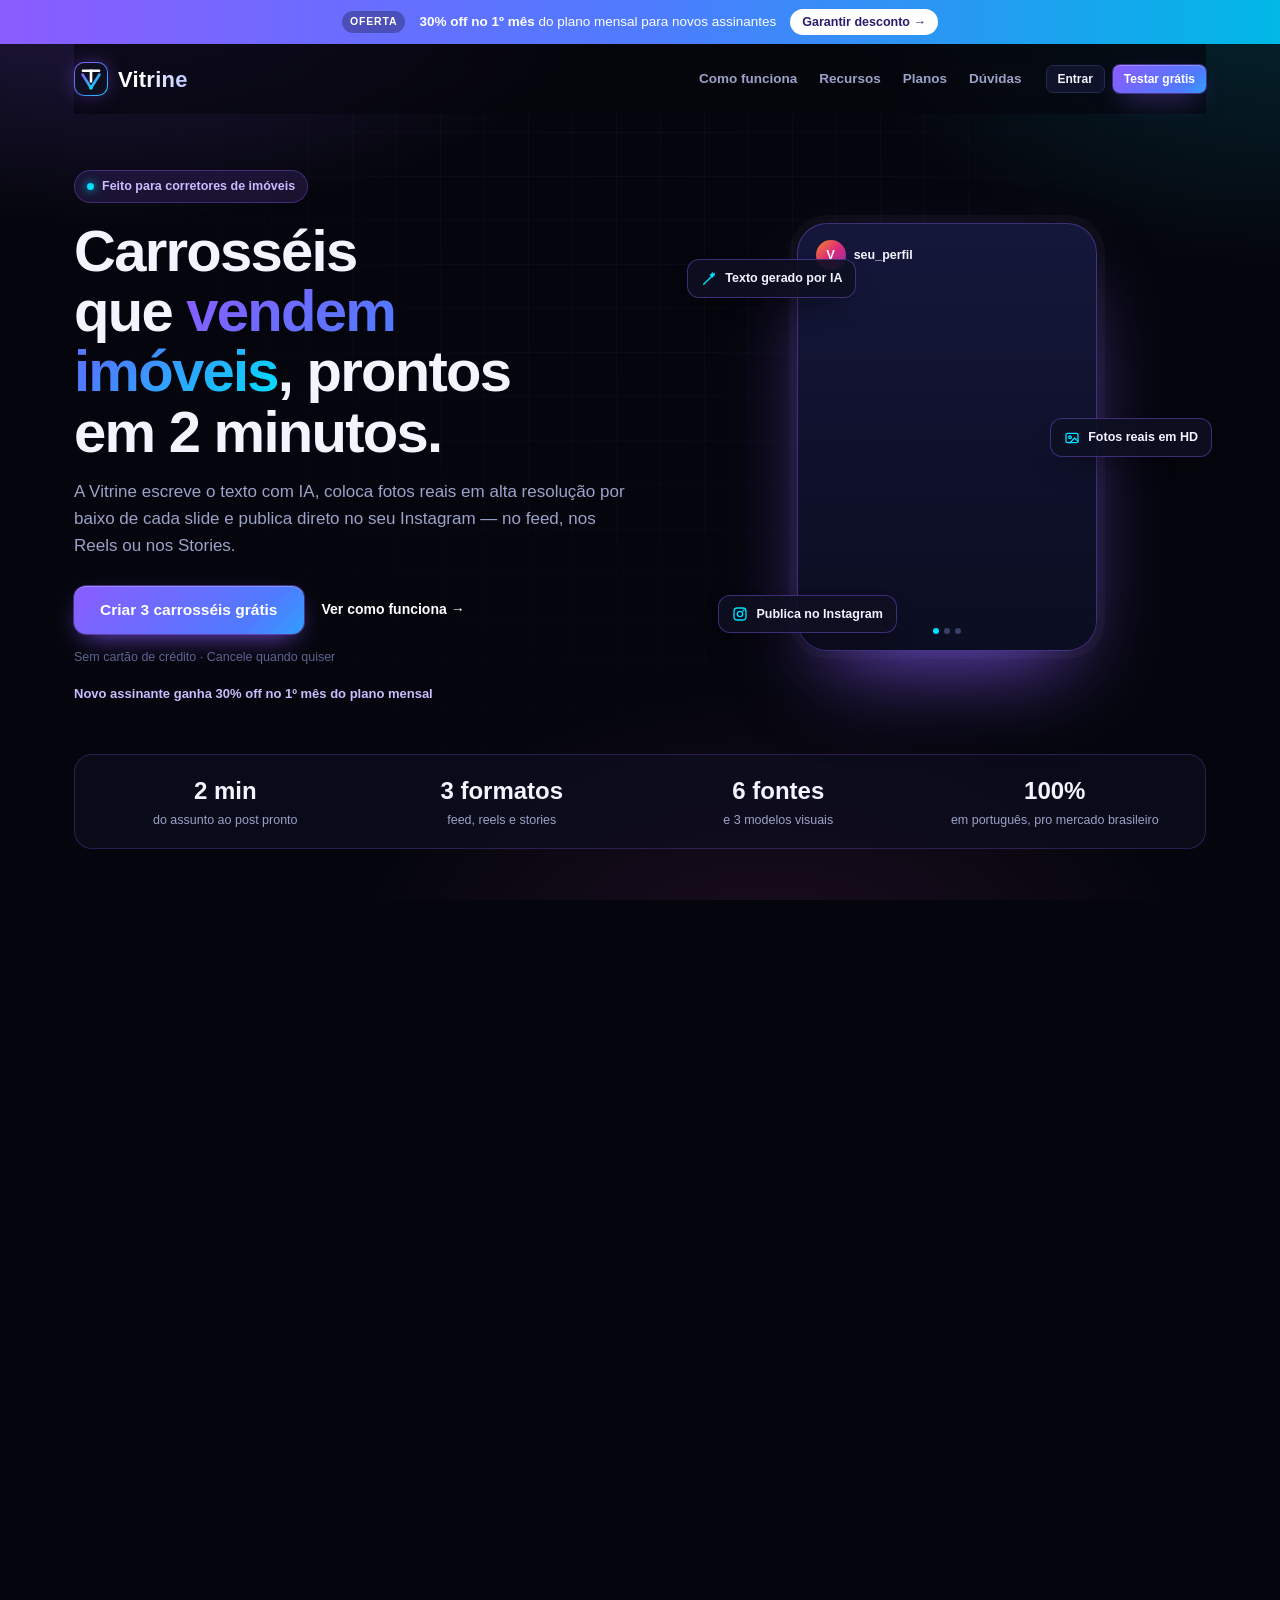
<file: index.html>
<!doctype html>
<html lang="pt-BR">
<head>
<meta charset="utf-8">
<meta http-equiv="Content-Security-Policy" content="default-src 'none'; script-src 'self'; style-src 'self' 'unsafe-inline' https://fonts.googleapis.com; font-src https://fonts.gstatic.com; img-src 'self' data: blob: https://qbfmozumntequvecttfs.supabase.co https://images.unsplash.com https://plus.unsplash.com https://images.pexels.com; media-src 'self' blob: https://qbfmozumntequvecttfs.supabase.co; connect-src https://qbfmozumntequvecttfs.supabase.co; base-uri 'none'; form-action 'self'; object-src 'none'; manifest-src 'self'; upgrade-insecure-requests">
<meta name="referrer" content="strict-origin-when-cross-origin">
<meta name="viewport" content="width=device-width, initial-scale=1">
<title>Vitrine</title>
<link rel="preconnect" href="https://fonts.googleapis.com">
<link rel="preconnect" href="https://fonts.gstatic.com" crossorigin>
<link rel="icon" href="data:image/svg+xml,%3Csvg xmlns='http://www.w3.org/2000/svg' viewBox='0 0 48 48'%3E%3Crect width='48' height='48' rx='11' fill='%230E1022'/%3E%3Cg transform='translate(6 6) scale(.75)'%3E%3Cpath d='M7 15 L24 42 L41 15' stroke='%2300E0FF' stroke-width='6' stroke-linecap='round' stroke-linejoin='round' fill='none'/%3E%3Cpath d='M8 7.5 H40 M24 7.5 V29' stroke='%23fff' stroke-width='6' stroke-linecap='round'/%3E%3C/g%3E%3C/svg%3E">
<meta name="theme-color" content="#05060D">
<link rel="stylesheet" href="https://fonts.googleapis.com/css2?family=Space+Grotesk:wght@500;600;700&family=Manrope:wght@400;500;600;700;800&family=JetBrains+Mono:wght@400;500;600&family=Bricolage+Grotesque:opsz,wght@12..96,700..800&family=Plus+Jakarta+Sans:wght@500;700&family=Anton&family=Playfair+Display:wght@700;800&family=Poppins:wght@500;800&family=Unbounded:wght@600;700&display=swap">
<style>
.loading-shell[hidden]{display:none;}
html,body{overflow-x:hidden;}
.steps{overflow-x:auto;-webkit-overflow-scrolling:touch;}
@media (max-width: 560px){
body main.content{padding:18px 16px 50px;}
body .topbar{padding:14px 16px; flex-wrap:wrap; gap:10px;}
body .wizard-card{padding:16px;}
body .steps{margin-bottom:18px;}
body .stat-row, body .kanban, body .tpl-grid, body .dest-grid, body .plan-grid, body .form-grid, body .pick-grid, body .topic-grid{grid-template-columns:1fr;}
body .slide-row{grid-template-columns:1fr;}
body .slide-row .tagcol{flex-direction:row; align-items:center; gap:8px; margin-bottom:8px;}
body .auth-card{padding:22px;}
}
  :root{
    --bg:#05060D; --surface:#0E1022; --surface-2:#151834; --border:#252A50;
    --ink:#F3F4FF; --ink-muted:#9CA2C9; --ink-faint:#5F6593;
    --accent:#8B5CFF; --accent-ink:#FFFFFF; --accent-soft:#1D1747;
    --accent2:#00E0FF; --accent2-ink:#021318; --accent2-soft:#06283A;
    --pink:#FF4FD8;
    --grad:linear-gradient(135deg,#8B5CFF 0%,#4F7BFF 55%,#00E0FF 100%);
    --gold:#F2B84B;
    --status-draft-bg:#1B2029; --status-draft-fg:#9AA2B6;
    --status-sched-bg:#3A2A10; --status-sched-fg:#F5A524;
    --status-pub-bg:#0E2A1D; --status-pub-fg:#34D399;
    --status-alert-fg:#F0525C;
    --shadow: 0 1px 2px rgba(0,0,0,0.4), 0 16px 36px -18px rgba(0,0,0,0.75);
    --glow: 0 0 0 1px rgba(139,92,255,0.45), 0 0 28px -4px rgba(139,92,255,0.5);
  }

  *{box-sizing:border-box;}
  html,body{height:100%;}
  body{margin:0; background:
      radial-gradient(900px 520px at 8% -10%, rgba(139,92,255,0.28), transparent 60%),
      radial-gradient(800px 480px at 100% 0%, rgba(0,224,255,0.14), transparent 55%),
      radial-gradient(700px 500px at 60% 110%, rgba(255,79,216,0.10), transparent 60%),
      var(--bg); background-attachment:fixed;
    color:var(--ink); font-family:"Manrope", -apple-system, "Segoe UI", sans-serif; font-size:14px; line-height:1.5;}
  h1,h2,h3,h4{font-family:"Space Grotesk","Manrope",sans-serif; font-weight:700; letter-spacing:-0.01em; text-wrap:balance; margin:0;}
  .mono{font-family:"JetBrains Mono", ui-monospace, "SFMono-Regular", monospace; font-variant-numeric:tabular-nums;}
  button,input,textarea,select{font-family:inherit;}
  ::selection{background:var(--accent-soft); color:var(--ink);}
  a{color:inherit;}
  :focus-visible{outline:2px solid var(--accent); outline-offset:2px;}
  /* ---------- auth ---------- */
  .auth-shell{min-height:100vh; display:flex; align-items:center; justify-content:center; padding:24px;}
  .auth-card{width:100%; max-width:400px; background:var(--surface); border:1px solid var(--border); border-radius:18px; padding:30px; box-shadow:var(--shadow);}
  .auth-brand{display:flex; align-items:center; gap:10px; margin-bottom:22px;}
  .auth-tabs{display:flex; gap:8px; margin-bottom:20px;}
  .auth-tab{flex:1; border:1px solid var(--border); background:var(--bg); color:var(--ink-muted); font-weight:700; font-size:13px; padding:9px; border-radius:9px; cursor:pointer;}
  .auth-tab.active{background:var(--ink); color:var(--bg); border-color:var(--ink);}
  .auth-field{display:flex; flex-direction:column; gap:5px; margin-bottom:13px; font-size:12px; font-weight:600; color:var(--ink-muted);}
  .auth-field input{border:1px solid var(--border); border-radius:9px; padding:10px 12px; background:var(--bg); color:var(--ink); font-size:13.5px;}
  .auth-error{background:var(--status-sched-bg); color:var(--status-sched-fg); border-radius:9px; padding:9px 12px; font-size:12.5px; margin-bottom:13px;}
  .auth-note{background:var(--status-pub-bg); color:var(--status-pub-fg); border-radius:9px; padding:9px 12px; font-size:12.5px; margin-bottom:13px;}
  .auth-submit{width:100%; justify-content:center; margin-top:4px;}

  /* ---------- app shell ---------- */
  .app{display:flex; min-height:100vh;}
  .sidebar{width:220px; flex:none; background:var(--surface); border-right:1px solid var(--border); display:flex; flex-direction:column; padding:20px 14px; gap:26px;}
  .brand{display:flex; align-items:center; gap:9px; padding:0 6px;}
  .brand-mark{width:30px; height:30px; border-radius:8px; background:linear-gradient(150deg,var(--accent),#4F7BFF); display:flex; align-items:center; justify-content:center; flex:none; box-shadow:0 0 0 1px rgba(139,92,255,0.4), 0 6px 16px -6px rgba(139,92,255,0.7);}
  .brand-mark svg{width:17px; height:17px;}
  .brand-name{font-family:"Space Grotesk",sans-serif; font-weight:800; font-size:22px; letter-spacing:0.01em;}
  .brand-sub{font-size:10.5px; color:var(--ink-faint); text-transform:uppercase; letter-spacing:0.09em; margin-top:-2px;}

  nav.mainnav{display:flex; flex-direction:column; gap:3px;}
  .navlabel{font-size:10.5px; text-transform:uppercase; letter-spacing:0.09em; color:var(--ink-faint); padding:0 10px; margin:10px 0 4px;}
  .navitem{display:flex; align-items:center; gap:10px; padding:9px 10px; border-radius:9px; border:none; background:none; color:var(--ink-muted); font-size:13.5px; font-weight:600; text-align:left; cursor:pointer; width:100%;}
  .navitem svg{width:17px; height:17px; flex:none;}
  .navitem:hover{background:var(--surface-2); color:var(--ink);}
  .navitem.active{background:var(--accent-soft); color:var(--accent);}
  .navitem .count{margin-left:auto; font-family:"JetBrains Mono",monospace; font-size:11px; background:var(--surface-2); color:var(--ink-muted); padding:1px 6px; border-radius:20px;}
  .navitem.active .count{background:var(--accent); color:var(--accent-ink);}

  .sidebar-foot{margin-top:auto; display:flex; align-items:center; gap:9px; padding:9px 8px; border-top:1px solid var(--border); padding-top:14px;}
  .avatar{width:30px; height:30px; border-radius:50%; background:var(--accent2); color:var(--accent2-ink); display:flex; align-items:center; justify-content:center; font-weight:700; font-size:12.5px; flex:none;}
  .who-name{font-size:12.5px; font-weight:700;}
  .who-role{font-size:11px; color:var(--ink-faint); background:none; border:none; padding:0; cursor:pointer; text-decoration:underline; text-underline-offset:2px;}

  .main{flex:1; min-width:0; display:flex; flex-direction:column;}
  .topbar{display:flex; align-items:center; justify-content:space-between; padding:16px 30px; border-bottom:1px solid var(--border);}
  .topbar h1{font-size:24px;}
  .topbar p{margin:2px 0 0; color:var(--ink-muted); font-size:13px;}
  .workspace-pill{display:flex; align-items:center; gap:7px; background:var(--surface-2); border:1px solid var(--border); padding:6px 12px 6px 8px; border-radius:20px; font-size:12.5px; font-weight:600;}
  .workspace-pill .dot{width:7px; height:7px; border-radius:50%; background:var(--status-pub-fg);}
  main.content{padding:26px 30px 60px; flex:1;}
  .screen[hidden]{display:none;}
  /* ---------- generic bits ---------- */
  .stat-row{display:grid; grid-template-columns:repeat(4,1fr); gap:14px; margin-bottom:26px;}
  .stat{background:var(--surface); border:1.5px solid var(--border); border-radius:14px; padding:16px 18px; text-align:left; cursor:pointer; font-family:inherit; color:var(--ink); width:100%;}
  .stat:hover{border-color:var(--ink-faint);}
  .stat.active{border-color:var(--accent); background:var(--accent-soft);}
  .stat .n{font-family:"Space Grotesk",sans-serif; font-size:34px; font-weight:800; line-height:1;}
  .stat .l{font-size:12px; color:var(--ink-muted); margin-top:4px; font-weight:600;}
  .stat.active .l{color:var(--accent);}

  .section-head{display:flex; align-items:baseline; justify-content:space-between; margin:0 0 14px;}
  .section-head h2{font-size:19px;}
  .section-head .hint{font-size:12.5px; color:var(--ink-faint);}

  .btn{display:inline-flex; align-items:center; gap:7px; border-radius:9px; padding:9px 15px; font-size:13px; font-weight:700; border:1px solid transparent; cursor:pointer; transition:filter 0.15s ease, box-shadow 0.15s ease, background 0.15s ease;}
  .btn svg{width:15px; height:15px;}
  .btn-primary{background:var(--accent); color:var(--accent-ink); box-shadow:0 1px 2px rgba(0,0,0,0.3), 0 0 0 1px rgba(139,92,255,0.5), 0 8px 20px -8px rgba(139,92,255,0.55);}
  .btn-primary:hover{filter:brightness(1.1);}
  .btn-ghost{background:var(--surface-2); border-color:var(--border); color:var(--ink);}
  .btn-ghost:hover{background:var(--surface-2); border-color:var(--ink-faint);}
  .btn-2{background:var(--accent2); color:var(--accent2-ink);}
  .btn:disabled{opacity:0.4; cursor:not-allowed; box-shadow:none;}
  .btn-sm{padding:6px 11px; font-size:12px; border-radius:7px;}

  .pill{display:inline-flex; align-items:center; gap:5px; font-size:11px; font-weight:700; text-transform:uppercase; letter-spacing:0.04em; padding:4px 9px; border-radius:20px;}
  .pill-draft{background:var(--status-draft-bg); color:var(--status-draft-fg);}
  .pill-agendado{background:var(--status-sched-bg); color:var(--status-sched-fg);}
  .pill-publicado{background:var(--status-pub-bg); color:var(--status-pub-fg);}

  /* ---------- kanban ---------- */
  .kanban{display:grid; grid-template-columns:repeat(3,1fr); gap:16px;}
  .kanban.single{grid-template-columns:minmax(280px,420px);}
  .kcol-head{display:flex; align-items:center; gap:8px; font-size:12.5px; font-weight:700; text-transform:uppercase; letter-spacing:0.05em; color:var(--ink-muted); margin-bottom:10px;}
  .kcol-head .n{font-family:"JetBrains Mono",monospace; background:var(--surface-2); padding:1px 7px; border-radius:20px; font-size:11px;}
  .kcol{background:var(--surface-2); border-radius:14px; padding:10px; min-height:120px; display:flex; flex-direction:column; gap:10px;}
  .ccard{background:var(--surface); border:1px solid var(--border); border-radius:12px; padding:11px; box-shadow:var(--shadow); display:flex; gap:10px;}
  .ccard .thumb{width:44px; height:55px; border-radius:6px; flex:none; overflow:hidden; border:1px solid var(--border);}
  .ccard .body{min-width:0; flex:1;}
  .ccard h4{font-size:13.5px; font-weight:700; font-family:"Manrope",sans-serif; line-height:1.25; white-space:nowrap; overflow:hidden; text-overflow:ellipsis;}
  .ccard .addr{font-size:11.5px; color:var(--ink-muted); margin-top:2px; white-space:nowrap; overflow:hidden; text-overflow:ellipsis;}
  .ccard .meta{display:flex; align-items:center; gap:6px; margin-top:8px; font-size:11px; color:var(--ink-faint);}
  .ccard .actions{display:flex; gap:6px; margin-top:9px;}
  .empty-col{font-size:12px; color:var(--ink-faint); padding:14px 6px; text-align:center;}

  /* ---------- property cards ---------- */
  .prop-grid{display:grid; grid-template-columns:repeat(auto-fill,minmax(228px,1fr)); gap:16px;}
  .prop-card{background:var(--surface); border:1px solid var(--border); border-radius:16px; overflow:hidden; box-shadow:var(--shadow); display:flex; flex-direction:column;}
  .prop-cover{aspect-ratio:4/3; display:flex; align-items:center; justify-content:center; position:relative;}
  .prop-cover .tag{position:absolute; top:9px; left:9px; font-size:10.5px; font-weight:700; text-transform:uppercase; letter-spacing:0.04em; background:rgba(0,0,0,0.35); color:#fff; padding:3px 8px; border-radius:20px;}
  .prop-body{padding:13px 14px 15px; display:flex; flex-direction:column; gap:8px; flex:1;}
  .prop-body h3{font-size:15.5px; font-weight:700; font-family:"Manrope",sans-serif; line-height:1.3;}
  .prop-addr{font-size:12px; color:var(--ink-muted);}
  .prop-specs{display:flex; gap:10px; font-size:11.5px; color:var(--ink-muted); flex-wrap:wrap;}
  .prop-specs span{display:flex; align-items:center; gap:4px;}
  .prop-specs svg{width:13px; height:13px;}
  .prop-price{font-family:"JetBrains Mono",monospace; font-weight:600; font-size:15px; color:var(--accent2); margin-top:auto; padding-top:6px;}
  .prop-foot{padding:0 14px 14px;}
  .prop-foot .btn{width:100%; justify-content:center;}
  .meta.erro-pub{color:#ff9aab; white-space:nowrap; overflow:hidden; text-overflow:ellipsis; max-width:100%;}
  .lp-imob{margin-top:56px;} .lp-h3{font-family:"Space Grotesk",sans-serif; font-size:clamp(22px,2.6vw,30px); text-align:center; margin:0;}
  .lp-plans.lp-plans-4{grid-template-columns:repeat(4,minmax(0,1fr)); max-width:1180px; margin:0 auto;}
  @media (max-width: 1100px){ .lp-plans.lp-plans-4{grid-template-columns:repeat(2,minmax(0,1fr));} }
  @media (max-width: 600px){ .lp-plans.lp-plans-4{grid-template-columns:1fr;} }
  .lp-plan a.lp-full{display:flex; justify-content:center; text-decoration:none;}
  .plan-sec-title{grid-column:1/-1; margin:18px 0 0; font-size:15px;} .plan-sec-sub{grid-column:1/-1; margin:-6px 0 4px; font-size:12.5px; color:var(--ink-muted);}
  .plan-grid.equipe{grid-template-columns:repeat(4,minmax(0,1fr)); max-width:1100px;}
  @media (max-width: 1100px){ .plan-grid.equipe{grid-template-columns:repeat(2,minmax(0,1fr));} }
  @media (max-width: 600px){ .plan-grid.equipe{grid-template-columns:1fr;} }
  .eq-card{background:var(--surface); border:1px solid var(--border); border-radius:14px; padding:18px; margin-bottom:16px;}
  .eq-convite{display:flex; gap:8px; flex-wrap:wrap; margin-top:10px;}
  .eq-convite input{flex:1; min-width:220px; background:var(--bg); border:1px solid var(--border); color:var(--ink); border-radius:9px; padding:9px 12px; font:inherit; font-size:13px;}
  .eq-link{display:flex; gap:8px; align-items:center; margin-top:10px; padding:10px 12px; border-radius:10px; background:rgba(139,92,255,.1); border:1px solid rgba(139,92,255,.3); font-size:12.5px; word-break:break-all;}
  .eq-vagas{font-family:"Space Grotesk",sans-serif; font-size:28px; font-weight:800;}
  .admin-head{display:flex; align-items:center; justify-content:space-between; gap:12px; flex-wrap:wrap;}
  .admin-tools{display:flex; gap:8px; flex-wrap:wrap;}
  .admin-tools input{background:var(--surface); border:1px solid var(--border); color:var(--ink); border-radius:9px; padding:8px 12px; font:inherit; font-size:13px; min-width:240px;}
  .admin-tabela-wrap{overflow-x:auto; border:1px solid var(--border); border-radius:14px; background:var(--surface);}
  .admin-tabela{width:100%; border-collapse:collapse; font-size:13px; min-width:900px;}
  .admin-tabela th{text-align:left; font-size:11px; text-transform:uppercase; letter-spacing:.04em; color:var(--ink-faint); padding:12px 14px; border-bottom:1px solid var(--border); white-space:nowrap;}
  .admin-tabela td{padding:11px 14px; border-bottom:1px solid var(--border); vertical-align:top;}
  .admin-tabela tr:last-child td{border-bottom:none;}
  .admin-tabela .sub{color:var(--ink-faint); font-size:12px;}
  .adm-pill{display:inline-block; padding:3px 9px; border-radius:20px; font-size:11.5px; font-weight:700; white-space:nowrap;}
  .adm-pill.ativa{background:rgba(0,224,160,.14); color:#3ee6b4;} .adm-pill.trial{background:rgba(139,92,255,.16); color:#c4b0ff;} .adm-pill.outro{background:rgba(255,255,255,.07); color:var(--ink-muted);}
  .prop-acts{display:flex; gap:8px; margin-top:8px;}
  .prop-acts .btn{flex:1;}
  .btn-danger{color:#ff7a90 !important; border-color:rgba(255,122,144,0.35) !important;}
  .btn-danger:hover{background:rgba(255,122,144,0.12) !important;}
  .prop-cover.has-foto{overflow:hidden; background:#0b0d1c;}
  .prop-cover.has-foto img{position:absolute; inset:0; width:100%; height:100%; object-fit:cover;}
  .prop-cover .prop-nfotos{position:absolute; bottom:9px; right:9px; font-size:10.5px; font-weight:700; background:rgba(0,0,0,0.55); color:#fff; padding:3px 8px; border-radius:20px;}
  .imv-sub{margin-top:4px; font-size:13px; color:var(--muted, #9aa0c0);}
  .imv-fotos{display:grid; grid-template-columns:repeat(auto-fill,minmax(140px,1fr)); gap:10px; margin-top:14px;}
  .imv-foto{position:relative; aspect-ratio:4/3; border-radius:12px; overflow:hidden; background:#0b0d1c; border:1px solid rgba(255,255,255,0.08);}
  .imv-foto img{width:100%; height:100%; object-fit:cover; display:block;}
  .imv-capa{position:absolute; left:8px; bottom:8px; font-size:10.5px; font-weight:700; padding:3px 8px; border-radius:20px; color:#fff; background:linear-gradient(135deg,#8B5CFF,#00E0FF);}
  .imv-capa-btn{position:absolute; left:8px; bottom:8px; font-size:11px; font-weight:600; padding:4px 8px; border-radius:20px; color:#fff; background:rgba(0,0,0,0.6); border:0; cursor:pointer;}
  .imv-rm{position:absolute; top:6px; right:6px; width:28px; height:28px; border-radius:50%; border:0; background:rgba(0,0,0,0.6); color:#fff; cursor:pointer; display:flex; align-items:center; justify-content:center;}
  .imv-rm svg{width:14px; height:14px;}
  .imv-add{aspect-ratio:4/3; border-radius:12px; border:1.5px dashed rgba(139,92,255,0.55); display:flex; flex-direction:column; align-items:center; justify-content:center; gap:6px; cursor:pointer; color:#c9b8ff; font-size:13px; font-weight:600;}
  .imv-add svg{width:22px; height:22px;}
  .imv-add:hover{background:rgba(139,92,255,0.08);}

  .add-card{border:2px dashed var(--border); border-radius:16px; display:flex; flex-direction:column; align-items:center; justify-content:center; gap:8px; min-height:230px; background:transparent; color:var(--ink-muted); cursor:pointer; font-weight:700; font-size:13px;}
  .add-card:hover{border-color:var(--accent); color:var(--accent);}
  .add-card svg{width:26px; height:26px;}
  /* ---------- wizard ---------- */
  .steps{display:flex; align-items:center; gap:0; margin-bottom:26px;}
  .step{display:flex; align-items:center; gap:9px; color:var(--ink-faint); font-weight:700; font-size:12.5px;}
  .step .dot{width:26px; height:26px; border-radius:50%; background:var(--surface-2); color:var(--ink-muted); display:flex; align-items:center; justify-content:center; font-family:"JetBrains Mono",monospace; font-size:12px; flex:none;}
  .step.active{color:var(--ink);}
  .step.active .dot{background:var(--accent); color:var(--accent-ink);}
  .step.done .dot{background:var(--accent2); color:var(--accent2-ink);}
  .step.clickable{cursor:pointer;}
  .step.clickable:hover{color:var(--accent2);}
  .step.clickable:hover .dot{box-shadow:0 0 0 3px var(--accent2-soft);}
  .step-line{width:34px; height:2px; background:var(--border); margin:0 8px;}

  .wizard-card{background:var(--surface); border:1px solid var(--border); border-radius:18px; padding:24px; box-shadow:var(--shadow);}
  .wizard-foot{display:flex; justify-content:space-between; margin-top:22px; padding-top:18px; border-top:1px solid var(--border);}

  .pick-grid{display:grid; grid-template-columns:repeat(auto-fill,minmax(200px,1fr)); gap:12px;}
  .pick-card{border:2px solid var(--border); border-radius:13px; padding:11px; cursor:pointer; display:flex; gap:10px; background:var(--bg);}
  .pick-card.selected{border-color:var(--accent); background:var(--accent-soft);}
  .pick-cover{width:44px; height:55px; border-radius:6px; flex:none; overflow:hidden; border:1px solid var(--border);}
  .pick-card h4{font-size:13px; font-family:"Manrope",sans-serif; font-weight:700; line-height:1.25;}
  .pick-card .addr{font-size:11px; color:var(--ink-muted);}

  .mode-tabs{display:flex; gap:8px; margin-bottom:18px; flex-wrap:wrap;}
  .mode-tab{border:1px solid var(--border); background:var(--bg); color:var(--ink-muted); font-weight:700; font-size:12.5px; padding:8px 14px; border-radius:20px; cursor:pointer;}
  .mode-tab.active{background:var(--ink); color:var(--bg); border-color:var(--ink);}
  .topic-bar{display:flex; align-items:center; justify-content:space-between; gap:10px; flex-wrap:wrap; margin-bottom:12px;}
  .topic-status{font-size:12.5px; color:var(--ink-muted);}
  .topic-grid{display:grid; grid-template-columns:repeat(auto-fill,minmax(230px,1fr)); gap:12px;}
  .topic-card{border:2px solid var(--border); border-radius:13px; padding:13px; cursor:pointer; background:var(--bg); display:flex; flex-direction:column; gap:8px;}
  .topic-card.selected{border-color:var(--accent2); background:var(--accent2-soft);}
  .topic-cat{align-self:flex-start; font-size:10px; font-weight:700; text-transform:uppercase; letter-spacing:0.05em; color:var(--accent2); background:var(--accent2-soft); padding:3px 8px; border-radius:20px;}
  .topic-card.selected .topic-cat{background:var(--surface);}
  .topic-card h4{font-size:14px; font-family:"Manrope",sans-serif; font-weight:700; line-height:1.3;}
  .topic-card p{font-size:11.5px; color:var(--ink-muted); margin:0;}
  .custom-form{display:flex; flex-direction:column; gap:12px; max-width:520px;}
  .custom-form textarea{border:1px solid var(--border); border-radius:10px; padding:10px 12px; background:var(--bg); color:var(--ink); font-family:inherit; font-size:13.5px; min-height:80px; resize:vertical;}
  .cat-pick{display:flex; gap:8px; flex-wrap:wrap;}
  .cat-chip{border:1.5px solid var(--border); background:var(--bg); color:var(--ink-muted); font-weight:600; font-size:12px; padding:6px 12px; border-radius:20px; cursor:pointer;}
  .cat-chip.selected{border-color:var(--accent2); color:var(--accent2); background:var(--accent2-soft);}

  .subject-spotlight{display:flex; gap:14px; background:var(--accent2-soft); border:1px solid var(--accent2); border-radius:14px; padding:14px 16px; margin-bottom:18px;}
  .subject-spotlight .art{width:56px; height:70px; border-radius:8px; overflow:hidden; flex:none; border:1px solid var(--border);}
  .subject-spotlight .art img{width:100%; height:100%; object-fit:cover; display:block;}
  .subject-spotlight .cat{font-size:10.5px; font-weight:700; text-transform:uppercase; letter-spacing:0.05em; color:var(--accent2);}
  .subject-spotlight h4{font-size:15px; font-family:"Manrope",sans-serif; font-weight:700; margin:3px 0 8px; line-height:1.3;}
  .spotlight-label{font-size:11px; font-weight:600; color:var(--ink-muted); margin-bottom:4px;}
  .spotlight-ideas{list-style:none; margin:0; padding:0; display:flex; flex-direction:column; gap:3px; font-size:12px; color:var(--ink-muted);}
  .spotlight-ideas li{padding-left:12px; position:relative;}
  .spotlight-ideas li:before{content:"›"; position:absolute; left:0; color:var(--accent2); font-weight:700;}
  .prompt-suggestions{display:flex; gap:7px; flex-wrap:wrap; margin-bottom:9px;}
  .prompt-chip{border:1.5px solid var(--border); background:var(--bg); color:var(--ink-muted); font-size:11.5px; font-weight:600; padding:5px 11px; border-radius:20px; cursor:pointer;}
  .prompt-chip:hover{border-color:var(--accent2); color:var(--accent2);}
  .gen-empty{display:flex; flex-direction:column; align-items:center; justify-content:center; gap:14px; padding:50px 20px; text-align:center;}
  .gen-empty .wand{width:46px; height:46px; border-radius:12px; background:var(--accent-soft); color:var(--accent); display:flex; align-items:center; justify-content:center;}
  .gen-empty .wand svg{width:24px; height:24px;}
  .gen-empty p{max-width:360px; color:var(--ink-muted); margin:0; font-size:13px;}
  .gen-empty .err{color:var(--status-alert-fg); font-weight:600;}
  .spin{width:16px; height:16px; border-radius:50%; border:2px solid rgba(255,255,255,0.4); border-top-color:#fff; animation:spin 0.7s linear infinite;}
  @keyframes spin{to{transform:rotate(360deg);}}
  @media (prefers-reduced-motion:reduce){.spin{animation-duration:1.6s;}}
  .slide-editor{display:flex; flex-direction:column; gap:10px; margin-bottom:16px;}
  .slide-row{display:grid; grid-template-columns:78px 1fr; gap:12px; border:1px solid var(--border); border-radius:12px; padding:12px; background:var(--bg);}
  .slide-row .tagcol{display:flex; flex-direction:column; gap:6px;}
  .slide-num{font-family:"JetBrains Mono",monospace; font-size:11px; color:var(--ink-faint);}
  .slide-tagname{font-size:10.5px; font-weight:700; text-transform:uppercase; letter-spacing:0.04em; color:var(--accent2); background:var(--accent2-soft); padding:3px 6px; border-radius:6px; text-align:center;}
  .slide-row input[type=text], .slide-row textarea{width:100%; border:1px solid var(--border); border-radius:8px; background:var(--surface); color:var(--ink); font-family:inherit; padding:8px 10px; font-size:13px;}
  .slide-row input[type=text]{font-weight:700; margin-bottom:6px;}
  .slide-row textarea{resize:vertical; min-height:52px; line-height:1.4;}

  .tpl-grid{display:grid; grid-template-columns:repeat(3,1fr); gap:14px; margin-bottom:22px;}
  .tpl-card{border:2px solid var(--border); border-radius:14px; padding:12px; cursor:pointer; background:var(--bg);}
  .tpl-card.selected{border-color:var(--accent);}
  .tpl-swatch{height:64px; border-radius:9px; margin-bottom:9px; display:flex; align-items:flex-end; padding:8px;}
  .tpl-swatch span{font-family:"Space Grotesk",sans-serif; font-weight:800; font-size:15px;}
  .tpl-card h4{font-size:13px; font-family:"Manrope",sans-serif;}
  .tpl-card p{margin:2px 0 0; font-size:11.5px; color:var(--ink-muted);}

  .carousel-strip{display:flex; gap:12px; overflow-x:auto; padding:6px 2px 14px;}
  .slide-tile{flex:none; width:150px; aspect-ratio:4/5; border-radius:12px; padding:14px 12px; display:flex; flex-direction:column; box-shadow:var(--shadow); border:1px solid var(--border); position:relative; overflow:hidden;}
  .slide-tile.mini{width:44px; aspect-ratio:auto; height:55px; border-radius:6px; padding:6px 5px; box-shadow:none;}
  .slide-tile .tile-art{height:38%; margin:-14px -12px 8px; border-radius:12px 12px 0 0; overflow:hidden;}
  .slide-tile .tile-art img{width:100%; height:100%; object-fit:cover; display:block;}
  .slide-tile .stag{font-size:8.5px; font-weight:700; text-transform:uppercase; letter-spacing:0.05em; opacity:0.85;}
  .slide-tile.mini .stag{font-size:5px;}
  .slide-tile .stitle{font-family:"Space Grotesk",sans-serif; font-weight:800; font-size:15px; line-height:1.08; margin-top:6px; text-wrap:balance;}
  .slide-tile.mini .stitle{font-size:6.5px; margin-top:2px; -webkit-line-clamp:2; display:-webkit-box; -webkit-box-orient:vertical; overflow:hidden;}
  .slide-tile .sbody{font-size:9.5px; line-height:1.35; margin-top:auto; white-space:pre-line; opacity:0.92;}
  .slide-tile.mini .sbody{display:none;}
  .slide-tile .sindex{font-family:"JetBrains Mono",monospace; font-size:8.5px; opacity:0.7; align-self:flex-end;}
  .slide-tile.mini .sindex{display:none;}


  /* ====== visual "tech" Vitrine (grade, vidro, brilho) ====== */
  body::before{content:""; position:fixed; inset:0; pointer-events:none; z-index:0;
    background-image:linear-gradient(rgba(139,92,255,0.07) 1px, transparent 1px), linear-gradient(90deg, rgba(139,92,255,0.07) 1px, transparent 1px);
    background-size:44px 44px; -webkit-mask-image:radial-gradient(ellipse at 50% 0%, #000 0%, transparent 70%); mask-image:radial-gradient(ellipse at 50% 0%, #000 0%, transparent 70%);}
  .app, .auth-shell, .loading-shell{position:relative; z-index:1;}
  .sidebar{background:rgba(10,12,28,0.72); backdrop-filter:blur(14px); -webkit-backdrop-filter:blur(14px); border-right:1px solid rgba(139,92,255,0.18);}
  .topbar{background:rgba(5,6,13,0.55); backdrop-filter:blur(10px); -webkit-backdrop-filter:blur(10px); border-bottom:1px solid rgba(139,92,255,0.16); position:sticky; top:0; z-index:5;}
  .brand-mark{width:34px; height:34px; border-radius:10px; background:linear-gradient(var(--surface),var(--surface)) padding-box, var(--grad) border-box; border:1.5px solid transparent; box-shadow:0 0 22px -6px rgba(139,92,255,0.8);}
  .brand-mark svg{width:24px; height:24px;}
  .brand-name{font-family:"Space Grotesk",sans-serif; font-weight:700; letter-spacing:0.01em; background:linear-gradient(90deg,#fff 30%,#B9C8FF); -webkit-background-clip:text; background-clip:text; color:transparent;}
  .navitem{transition:background .15s ease, color .15s ease; position:relative;}
  .navitem.active{background:linear-gradient(90deg, rgba(139,92,255,0.22), rgba(0,224,255,0.06)); color:#fff;}
  .navitem.active::before{content:""; position:absolute; left:-14px; top:8px; bottom:8px; width:3px; border-radius:3px; background:var(--grad); box-shadow:0 0 12px rgba(0,224,255,0.8);}
  .navitem.active svg{color:var(--accent2);}
  .btn-primary{background:var(--grad); background-size:140% 140%; color:#fff; border:0; box-shadow:0 0 0 1px rgba(139,92,255,0.45), 0 10px 28px -10px rgba(139,92,255,0.9), inset 0 1px 0 rgba(255,255,255,0.25); transition:background-position .4s ease, filter .15s ease, transform .15s ease;}
  .btn-primary:hover{background-position:100% 0; transform:translateY(-1px);}
  .btn-ghost{background:rgba(21,24,52,0.7);}
  .btn-ghost:hover{border-color:rgba(139,92,255,0.6); box-shadow:0 0 18px -8px rgba(139,92,255,0.8);}
  .stat, .ccard, .prop-card, .plan-card, .wizard-card, .ig-connect, .modal, .auth-card, .pick-card, .topic-card, .tpl-card, .dest-card{background:linear-gradient(180deg, rgba(21,24,52,0.78), rgba(14,16,34,0.88)); backdrop-filter:blur(8px); -webkit-backdrop-filter:blur(8px);}
  .stat{transition:border-color .2s ease, box-shadow .2s ease, transform .2s ease;}
  .stat:hover, .ccard:hover, .prop-card:hover{border-color:rgba(139,92,255,0.55); box-shadow:0 0 0 1px rgba(139,92,255,0.25), 0 18px 40px -22px rgba(139,92,255,0.8);}
  .stat:hover{transform:translateY(-2px);}
  .stat.active{background:linear-gradient(135deg, rgba(139,92,255,0.30), rgba(0,224,255,0.10)); border-color:rgba(139,92,255,0.8);}
  .stat .n{background:linear-gradient(90deg,#fff,#C9D4FF); -webkit-background-clip:text; background-clip:text; color:transparent;}
  .stat.active .n{background:linear-gradient(90deg,#fff,#7CF3FF); -webkit-background-clip:text; background-clip:text;}
  .kcol{background:rgba(14,16,34,0.55); border:1px solid rgba(139,92,255,0.12);}
  .topbar h1{font-size:26px; letter-spacing:-0.02em;}
  .workspace-pill{background:rgba(21,24,52,0.7); border-color:rgba(139,92,255,0.3);}
  .workspace-pill .dot{box-shadow:0 0 10px var(--status-pub-fg);}
  .avatar{background:var(--grad); color:#fff;}
  .step.active .dot{background:var(--grad); box-shadow:0 0 14px rgba(139,92,255,0.8);}
  .auth-card{border-color:rgba(139,92,255,0.3); box-shadow:0 30px 80px -30px rgba(139,92,255,0.6);}
  .auth-tab.active{background:var(--grad); color:#fff; border-color:transparent;}
  .auth-brand .brand-mark{width:44px; height:44px; border-radius:12px;} .auth-brand .brand-mark svg{width:30px; height:30px;}
  .auth-brand .brand-name{font-size:26px;}
  ::selection{background:rgba(139,92,255,0.45); color:#fff;}
  @media (prefers-reduced-motion: reduce){ .btn-primary, .stat{transition:none;} .stat:hover, .btn-primary:hover{transform:none;} }

  /* ====== fontes das postagens (o corretor escolhe por carrossel) ====== */
  .slide-tile{--fs-t:"Space Grotesk",sans-serif; --fs-tw:700; --fs-b:"Manrope",sans-serif;}
  .slide-tile .stitle{font-family:var(--fs-t) !important; font-weight:var(--fs-tw) !important;}
  .slide-tile .sbody, .slide-tile .stag{font-family:var(--fs-b);}
  .fnt-moderna{--fs-t:"Space Grotesk",sans-serif; --fs-tw:700; --fs-b:"Manrope",sans-serif;}
  .fnt-classica{--fs-t:"Bricolage Grotesque",sans-serif; --fs-tw:800; --fs-b:"Plus Jakarta Sans",sans-serif;}
  .fnt-impacto{--fs-t:"Anton",sans-serif; --fs-tw:400; --fs-b:"Manrope",sans-serif;}
  .fnt-elegante{--fs-t:"Playfair Display",serif; --fs-tw:800; --fs-b:"Manrope",sans-serif;}
  .fnt-amigavel{--fs-t:"Poppins",sans-serif; --fs-tw:800; --fs-b:"Poppins",sans-serif;}
  .fnt-futurista{--fs-t:"Unbounded",sans-serif; --fs-tw:700; --fs-b:"Manrope",sans-serif;}
  .font-grid{display:flex; flex-wrap:wrap; gap:8px; margin:4px 0 18px;}
  .font-opt{border:1.5px solid var(--border); background:rgba(21,24,52,0.7); color:var(--ink); border-radius:12px; padding:8px 12px; cursor:pointer; display:flex; align-items:baseline; gap:8px; font-family:inherit;}
  .font-opt .aa{font-size:22px; line-height:1;} .font-opt .nm{font-size:12px; color:var(--ink-muted); font-weight:600;}
  .font-opt.on{border-color:var(--accent); box-shadow:0 0 0 1px rgba(139,92,255,0.4), 0 0 18px -6px rgba(139,92,255,0.9);} .font-opt.on .nm{color:#fff;}
  .fonts-titulo{font-size:12px; font-weight:700; color:var(--ink-muted); text-transform:uppercase; letter-spacing:0.04em; margin:6px 0 8px;}

  /* ====== página de captação ====== */
  #landing-view{position:relative; z-index:1; max-width:1180px; margin:0 auto; padding:0 24px;}
  .lp-nav{display:flex; align-items:center; gap:24px; padding:18px 0; position:sticky; top:0; z-index:10; background:rgba(5,6,13,0.6); backdrop-filter:blur(12px); -webkit-backdrop-filter:blur(12px);}
  .lp-brand{display:flex; align-items:center; gap:10px; text-decoration:none;} .lp-brand .brand-name{font-size:22px;}
  .lp-links{display:flex; gap:22px; margin-left:auto;} .lp-links a{color:var(--ink-muted); text-decoration:none; font-weight:600; font-size:13.5px;} .lp-links a:hover{color:#fff;}
  .lp-nav-cta{display:flex; gap:8px;}
  .lp-hero{display:grid; grid-template-columns:1.05fr 0.95fr; gap:40px; align-items:center; padding:56px 0 40px;}
  .lp-kicker{display:inline-flex; align-items:center; gap:8px; font-size:12.5px; font-weight:700; color:#C9BCFF; background:rgba(139,92,255,0.14); border:1px solid rgba(139,92,255,0.35); padding:6px 12px; border-radius:30px;}
  .lp-kicker i{width:7px; height:7px; border-radius:50%; background:var(--accent2); box-shadow:0 0 10px var(--accent2);}
  .lp-hero h1{font-size:clamp(34px,5vw,58px); line-height:1.04; letter-spacing:-0.03em; margin:18px 0 16px;}
  .lp-grad{background:var(--grad); -webkit-background-clip:text; background-clip:text; color:transparent;}
  .lp-sub{font-size:17px; line-height:1.6; color:var(--ink-muted); max-width:560px; margin:0 0 26px;}
  .lp-cta-row{display:flex; align-items:center; gap:18px; flex-wrap:wrap;}
  .lp-big{padding:15px 26px !important; font-size:15.5px !important; border-radius:12px !important;}
  .lp-link{color:#fff; font-weight:700; text-decoration:none;} .lp-link:hover{color:var(--accent2);}
  .lp-note{font-size:12.5px; color:var(--ink-faint); margin:14px 0 0;} .lp-note.center{text-align:center; margin-top:18px;}
  .lp-hero-vis{position:relative; display:flex; justify-content:center; padding:20px 0;}
  .lp-phone{width:300px; border-radius:30px; padding:14px; background:linear-gradient(180deg,#14173A,#0B0D20); border:1px solid rgba(139,92,255,0.4); box-shadow:0 40px 90px -30px rgba(139,92,255,0.8), 0 0 0 8px rgba(255,255,255,0.03);}
  .lp-phone-head{display:flex; align-items:center; gap:8px; font-size:12.5px; margin:2px 4px 10px;}
  .lp-slides{position:relative; aspect-ratio:4/5; border-radius:14px; overflow:hidden;}
  .lp-slide{position:absolute; inset:0; padding:22px 18px; display:flex; flex-direction:column; color:#fff; opacity:0; animation:lpSlide 9s infinite;}
  .lp-slide small{font-size:10px; font-weight:800; letter-spacing:0.08em; color:#7CF3FF;}
  .lp-slide strong{font-family:"Space Grotesk",sans-serif; font-size:25px; line-height:1.08; margin-top:8px;}
  .lp-slide em{font-style:normal; font-size:12.5px; margin-top:auto; opacity:0.9;}
  .lp-slide.s1{background:linear-gradient(180deg,rgba(8,10,16,0.35),rgba(8,10,16,0.88)), url("https://images.unsplash.com/photo-1772797583328-f83bc3f94f80?auto=format&fit=crop&w=600&h=750&q=75") center/cover, #141833; animation-delay:0s;}
  .lp-slide.s2{background:linear-gradient(180deg,rgba(8,10,16,0.35),rgba(8,10,16,0.88)), url("https://images.unsplash.com/photo-1590486803833-1c5dc8ddd4c8?auto=format&fit=crop&w=600&h=750&q=75") center/cover, #151230; animation-delay:3s;}
  .lp-slide.s3{background:linear-gradient(180deg,rgba(8,10,16,0.3),rgba(8,10,16,0.88)), url("https://images.unsplash.com/photo-1742318592061-15c5f19e1e47?auto=format&fit=crop&w=600&h=750&q=75") center/cover, #0A1A2A; animation-delay:6s;}
  @keyframes lpSlide{0%{opacity:0; transform:translateX(18px);} 4%,30%{opacity:1; transform:none;} 34%,100%{opacity:0; transform:translateX(-18px);}}
  .lp-dots{display:flex; justify-content:center; gap:5px; padding:10px 0 2px;} .lp-dots span{width:6px; height:6px; border-radius:50%; background:#3A3F6B;} .lp-dots span.on{background:var(--accent2);}
  .lp-float{position:absolute; display:flex; align-items:center; gap:8px; font-size:12.5px; font-weight:700; background:rgba(14,16,34,0.9); border:1px solid rgba(139,92,255,0.4); padding:9px 13px; border-radius:12px; box-shadow:0 14px 30px -14px rgba(0,0,0,0.8); animation:lpFloat 5s ease-in-out infinite;}
  .lp-float svg{width:16px; height:16px; color:var(--accent2);}
  .lp-float.f1{top:12%; left:0;} .lp-float.f2{top:46%; right:-6px; animation-delay:1.2s;} .lp-float.f3{bottom:8%; left:6%; animation-delay:2.4s;}
  @keyframes lpFloat{0%,100%{transform:translateY(0);} 50%{transform:translateY(-8px);}}
  .lp-strip{display:grid; grid-template-columns:repeat(4,1fr); gap:12px; padding:18px; border:1px solid rgba(139,92,255,0.25); border-radius:18px; background:rgba(14,16,34,0.6); margin:10px 0 30px;}
  .lp-strip div{text-align:center;} .lp-strip b{display:block; font-family:"Space Grotesk",sans-serif; font-size:24px;} .lp-strip span{font-size:12.5px; color:var(--ink-muted);}
  .lp-sec{padding:60px 0 20px;}
  .lp-h2{font-size:clamp(26px,3.4vw,38px); text-align:center; letter-spacing:-0.02em;}
  .lp-lead{text-align:center; color:var(--ink-muted); font-size:16px; margin:12px auto 34px; max-width:620px;}
  .lp-steps{display:grid; grid-template-columns:repeat(3,1fr); gap:16px;}
  .lp-step, .lp-feat, .lp-plan{border:1px solid var(--border); border-radius:18px; padding:24px; background:linear-gradient(180deg, rgba(21,24,52,0.78), rgba(14,16,34,0.88)); transition:border-color .2s, transform .2s, box-shadow .2s;}
  .lp-step:hover, .lp-feat:hover{border-color:rgba(139,92,255,0.55); transform:translateY(-3px); box-shadow:0 22px 50px -28px rgba(139,92,255,0.9);}
  .lp-num{display:inline-flex; width:36px; height:36px; border-radius:10px; align-items:center; justify-content:center; font-family:"Space Grotesk",sans-serif; font-weight:700; background:var(--grad); box-shadow:0 0 18px -4px rgba(139,92,255,0.9);}
  .lp-step h3, .lp-feat h3{font-size:18px; margin:14px 0 8px;} .lp-step p, .lp-feat p{color:var(--ink-muted); margin:0; line-height:1.55;}
  .lp-feats{display:grid; grid-template-columns:repeat(3,1fr); gap:16px; margin-top:30px;}
  .lp-feat > svg{width:26px; height:26px; color:var(--accent2); filter:drop-shadow(0 0 8px rgba(0,224,255,0.6));}
  .lp-plans{display:grid; grid-template-columns:repeat(2,minmax(0,360px)); gap:18px; justify-content:center;}
  .lp-plan{position:relative;} .lp-plan.destaque{border-color:rgba(139,92,255,0.8); box-shadow:0 0 0 1px rgba(139,92,255,0.35), 0 30px 70px -30px rgba(139,92,255,0.9);}
  .lp-badge{position:absolute; top:-12px; right:20px; background:var(--grad); font-size:11px; font-weight:800; padding:5px 11px; border-radius:20px; text-transform:uppercase; letter-spacing:0.05em;}
  .lp-plan h3{font-size:20px;} .lp-price{font-family:"Space Grotesk",sans-serif; font-size:40px; font-weight:700; margin:8px 0 14px;} .lp-price span{font-size:15px; color:var(--ink-muted); font-weight:500;}
  .lp-plan ul{list-style:none; padding:0; margin:0 0 20px; display:flex; flex-direction:column; gap:9px;} .lp-plan li{display:flex; gap:8px; align-items:center; color:var(--ink-muted);} .lp-plan li svg{width:15px; height:15px; color:var(--accent2); flex:none;}
  .lp-full{width:100%; justify-content:center; padding:12px !important;}
  .lp-faq{max-width:760px; margin:30px auto 0; display:flex; flex-direction:column; gap:10px;}
  .lp-faq details{border:1px solid var(--border); border-radius:14px; padding:16px 18px; background:rgba(14,16,34,0.7);}
  .lp-faq summary{cursor:pointer; font-weight:700; list-style:none;} .lp-faq summary::after{content:"+"; float:right; color:var(--accent2); font-size:18px; line-height:1;} .lp-faq details[open] summary::after{content:"–";}
  .lp-faq p{color:var(--ink-muted); margin:10px 0 0; line-height:1.55;}
  .lp-final{text-align:center; margin:70px 0 30px; padding:50px 24px; border-radius:24px; border:1px solid rgba(139,92,255,0.4); background:radial-gradient(600px 240px at 50% 0%, rgba(139,92,255,0.35), transparent 70%), rgba(14,16,34,0.8);}
  .lp-final h2{font-size:clamp(24px,3.2vw,36px); max-width:720px; margin:0 auto;} .lp-final p{color:var(--ink-muted); margin:12px 0 24px;}
  .lp-foot{display:flex; justify-content:space-between; align-items:center; gap:12px; flex-wrap:wrap; padding:26px 0 40px; border-top:1px solid var(--border); color:var(--ink-faint); font-size:12.5px;}
  .lp-brand.small .brand-name{font-size:17px;} .lp-brand.small .brand-mark{width:28px; height:28px;} .lp-brand.small .brand-mark svg{width:20px; height:20px;}
  .auth-back{display:inline-block; margin-bottom:14px; font-size:12.5px; color:var(--ink-muted); cursor:pointer; background:none; border:0; padding:0; font-family:inherit;} .auth-back:hover{color:#fff;}
  @media (max-width: 900px){ .lp-hero{grid-template-columns:1fr; padding-top:30px;} .lp-links{display:none;} .lp-steps, .lp-feats{grid-template-columns:1fr;} .lp-strip{grid-template-columns:repeat(2,1fr);} .lp-plans{grid-template-columns:1fr;} .lp-float.f2{right:0;} }
  #landing-view .brand-name{display:block !important;}
  @media (max-width: 480px){ #landing-view{padding:0 16px;} .lp-nav-cta .btn-ghost{display:none;} .lp-phone{width:260px;} .lp-float{display:none;} }
  @media (prefers-reduced-motion: reduce){ .lp-slide{animation:none;} .lp-slide.s1{opacity:1;} .lp-float{animation:none;} }

  /* ====== calendário de agendamento ====== */
  .cal-wrap{display:grid; grid-template-columns:minmax(260px,330px) 1fr; gap:16px; margin-top:14px; padding:16px; border:1px solid rgba(139,92,255,0.3); border-radius:16px; background:rgba(14,16,34,0.7);}
  .cal-head{display:flex; align-items:center; justify-content:space-between; margin-bottom:10px;}
  .cal-head b{font-family:"Space Grotesk",sans-serif; font-size:15px; text-transform:capitalize;}
  .cal-nav{width:30px; height:30px; border-radius:8px; border:1px solid var(--border); background:var(--surface-2); color:var(--ink); cursor:pointer; font-size:16px;}
  .cal-nav:disabled{opacity:0.3; cursor:not-allowed;}
  .cal-grid{display:grid; grid-template-columns:repeat(7,1fr); gap:4px;}
  .cal-dow{font-size:10.5px; text-transform:uppercase; color:var(--ink-faint); text-align:center; padding:4px 0; font-weight:700;}
  .cal-day{aspect-ratio:1; border-radius:9px; border:1px solid transparent; background:rgba(21,24,52,0.6); color:var(--ink); font-family:inherit; font-size:13px; font-weight:600; cursor:pointer;}
  .cal-day:hover:not(:disabled){border-color:rgba(139,92,255,0.6);}
  .cal-day.hoje{border-color:rgba(0,224,255,0.5);}
  .cal-day.on{background:var(--grad); color:#fff; box-shadow:0 0 16px -4px rgba(139,92,255,0.9);}
  .cal-day:disabled{opacity:0.25; cursor:not-allowed; background:transparent;}
  .cal-day.vazio{visibility:hidden;}
  .cal-times h4{font-size:13px; margin:0 0 8px; color:var(--ink-muted); font-family:"Manrope",sans-serif;}
  .cal-slots{display:grid; grid-template-columns:repeat(auto-fill,minmax(66px,1fr)); gap:6px; max-height:236px; overflow-y:auto; padding-right:4px;}
  .cal-slot{padding:7px 0; border-radius:8px; border:1px solid var(--border); background:rgba(21,24,52,0.6); color:var(--ink); font-family:"JetBrains Mono",monospace; font-size:12.5px; cursor:pointer; position:relative;}
  .cal-slot:hover:not(:disabled){border-color:rgba(139,92,255,0.6);}
  .cal-slot.top::after{content:""; position:absolute; top:4px; right:4px; width:5px; height:5px; border-radius:50%; background:var(--accent2); box-shadow:0 0 6px var(--accent2);}
  .cal-slot.on{background:var(--grad); color:#fff; border-color:transparent;}
  .cal-slot:disabled{opacity:0.25; cursor:not-allowed;}
  .cal-legenda{font-size:11.5px; color:var(--ink-faint); margin-top:8px; display:flex; align-items:center; gap:6px;} .cal-legenda i{width:6px; height:6px; border-radius:50%; background:var(--accent2); display:inline-block;}
  .cal-resumo{grid-column:1/-1; display:flex; align-items:center; gap:10px; padding:10px 12px; border-radius:10px; background:linear-gradient(90deg, rgba(139,92,255,0.18), rgba(0,224,255,0.08)); font-size:13px;}
  .cal-resumo svg{width:16px; height:16px; color:var(--accent2); flex:none;}
  @media (max-width: 700px){ .cal-wrap{grid-template-columns:1fr;} }

  /* ====== promoção de lançamento + suporte ====== */
  .promo-bar{display:flex; align-items:center; justify-content:center; gap:14px; flex-wrap:wrap; margin:0 calc(50% - 50vw); width:100vw; padding:9px 16px; background:linear-gradient(90deg,#8B5CFF,#4F7BFF 50%,#00B8E6); color:#fff; font-size:13.5px; position:relative; z-index:11;}
  .promo-bar[hidden], [data-promo][hidden]{display:none !important;}
  [hidden]{display:none !important;}  /* o atributo hidden sempre esconde (ex.: menus Admin/Equipe com .navitem display:flex) */
  .promo-tag{font-size:10.5px; font-weight:800; text-transform:uppercase; letter-spacing:0.08em; background:rgba(0,0,0,0.28); padding:3px 8px; border-radius:20px;}
  .promo-btn{border:0; background:#fff; color:#2A1B6B; font-weight:800; font-size:12.5px; padding:6px 12px; border-radius:20px; cursor:pointer; font-family:inherit;}
  .promo-cd{display:inline-flex; gap:5px; font-family:"JetBrains Mono",monospace; font-size:12.5px;}
  .promo-cd span{background:rgba(0,0,0,0.3); padding:2px 6px; border-radius:6px;} .promo-cd b{font-weight:700;}
  .promo-cd.big span{background:rgba(139,92,255,0.18); border:1px solid rgba(139,92,255,0.45); padding:6px 9px; font-size:14px; border-radius:8px;}
  .lp-hero-promo{display:flex; align-items:center; gap:12px; flex-wrap:wrap; margin-top:18px; font-size:13px; color:#C9BCFF; font-weight:700;}
  .lp-promo-preco{margin:-6px 0 14px; font-size:13.5px; color:var(--ink-muted);} .lp-promo-preco s{opacity:0.7;} .lp-promo-preco b{color:#7CF3FF; font-size:15px;}
  .promo-plano{display:flex; align-items:center; gap:12px; flex-wrap:wrap; padding:12px 14px; border-radius:12px; background:linear-gradient(90deg, rgba(139,92,255,0.28), rgba(0,224,255,0.10)); border:1px solid rgba(139,92,255,0.5); font-size:13.5px; margin-bottom:6px;}
  .lp-mail{color:var(--accent2); text-decoration:none; font-weight:700;} .lp-mail:hover{text-decoration:underline;}
  .lp-foot-links{display:flex; gap:18px; align-items:center; flex-wrap:wrap;}
  .lp-foot-links a:not(.lp-mail){color:var(--ink-muted); text-decoration:none;} .lp-foot-links a:not(.lp-mail):hover{color:var(--ink);}
  .sidebar-suporte{display:flex; align-items:center; gap:10px; padding:9px 10px; border-radius:9px; color:var(--ink-muted); text-decoration:none; font-size:13.5px; font-weight:600; margin-top:auto;}
  .sidebar-suporte svg{width:17px; height:17px;} .sidebar-suporte:hover{background:var(--surface-2); color:#fff;}
  .sidebar-suporte + .sidebar-foot, .sidebar-sair + .sidebar-foot{margin-top:0;}
  .sidebar-sair{margin-top:-22px; background:none; border:none; width:100%; cursor:pointer; font-family:inherit; text-align:left;}
  .sidebar-sair:hover{color:#ff9aab !important; background:rgba(255,122,144,0.1) !important;}
  .who-role-txt{font-size:11px; color:var(--ink-faint);}
  @media (max-width: 480px){ .promo-bar{font-size:12.5px;} }
  /* imagem relacionada por baixo de todo slide */
  .slide-tile.has-bg{color:#fff;}
  .slide-tile .tile-bg{position:absolute; inset:0; z-index:0;}
  .slide-tile .tile-bg img{width:100%; height:100%; object-fit:cover; display:block;}
  .slide-tile .tile-bg::after{content:""; position:absolute; inset:0; background:linear-gradient(180deg,rgba(8,10,16,0.62),rgba(8,10,16,0.40) 45%,rgba(8,10,16,0.88));}
  .slide-tile.has-bg > :not(.tile-bg){position:relative; z-index:1;}
  .slide-tile.has-bg.tpl-vibrante .stag{color:#7CF3FF;}
  /* prévia estilo post do Instagram */
  .igpv{max-width:400px; margin:0 auto; background:#000; border:1px solid var(--border); border-radius:12px; overflow:hidden;}
  .igpv-head{display:flex; align-items:center; gap:10px; padding:10px 12px; color:#fff; font-size:13px;}
  .igpv-av{width:30px; height:30px; border-radius:50%; background:linear-gradient(135deg,#F58529,#DD2A7B,#8134AF); display:flex; align-items:center; justify-content:center; font-weight:700; font-size:13px;}
  .igpv-media{position:relative; aspect-ratio:4/5; background:#111;}
  .igpv-media img{width:100%; height:100%; object-fit:cover; display:block;}
  .igpv-nav{position:absolute; top:50%; transform:translateY(-50%); width:30px; height:30px; border-radius:50%; border:0; background:rgba(255,255,255,0.85); color:#000; font-size:20px; line-height:1; cursor:pointer;}
  .igpv-nav.l{left:10px;} .igpv-nav.r{right:10px;}
  .igpv-count{position:absolute; top:10px; right:10px; background:rgba(0,0,0,0.6); color:#fff; font-size:12px; padding:2px 8px; border-radius:20px;}
  .igpv-dots{display:flex; justify-content:center; gap:4px; padding:10px 0 4px;}
  .igpv-dots span{width:6px; height:6px; border-radius:50%; background:#555;} .igpv-dots span.on{background:#8B5CFF;}
  .igpv-cap{color:#ddd; font-size:13px; padding:4px 12px 12px; line-height:1.4;} .igpv-cap b{color:#fff;}
  /* escolha Feed / Reels / Stories */
  .fmt-tabs{display:grid; grid-template-columns:repeat(3,1fr); gap:8px; margin-bottom:14px;}
  .fmt-tab{border:1.5px solid var(--border); background:var(--bg); color:var(--ink); border-radius:12px; padding:10px; text-align:left; cursor:pointer; font-family:inherit;}
  .fmt-tab b{display:block; font-size:13.5px;} .fmt-tab span{display:block; font-size:11px; color:var(--ink-muted); margin-top:2px;}
  .fmt-tab.on{border-color:var(--accent); background:var(--accent-soft);}
  .navitem.navitem-criar{background:linear-gradient(135deg,#8B5CFF,#5B8CFF); color:#fff; margin-bottom:6px; box-shadow:0 4px 14px rgba(139,92,255,.28);}
  .navitem.navitem-criar:hover,.navitem.navitem-criar.active{background:linear-gradient(135deg,#7a48f5,#4a7cf5); color:#fff;}
  .slide-tile .stitle .hl, .dica-destaque .hl{color:#FFD60A;}
  .dica-destaque{font-size:12px; color:var(--ink-muted); margin:0 0 10px;}
  .tema-livre{background:linear-gradient(135deg, rgba(139,92,255,0.16), rgba(0,224,255,0.08)); border:1px solid rgba(139,92,255,0.45); border-radius:16px; padding:18px; margin-bottom:18px;}
  .tema-livre-titulo{display:block; font-family:"Space Grotesk",sans-serif; font-size:20px; font-weight:700; margin-bottom:10px;}
  .tema-livre textarea{width:100%; min-height:110px; resize:vertical; font:inherit; font-size:16px; line-height:1.5; padding:14px; border-radius:12px; border:1px solid var(--border); background:var(--bg); color:var(--ink);}
  .tema-livre textarea:focus{outline:none; border-color:var(--accent); box-shadow:0 0 0 3px rgba(139,92,255,0.25);}
  .tema-livre-acoes{display:flex; align-items:center; justify-content:space-between; gap:12px; flex-wrap:wrap; margin-top:12px;}
  .tema-livre-dica{font-size:12.5px; color:var(--ink-muted);}
  .ou-sep{display:flex; align-items:center; gap:12px; color:var(--ink-faint); font-size:12px; text-transform:uppercase; letter-spacing:.06em; margin:4px 0 16px;}
  .ou-sep::before,.ou-sep::after{content:""; flex:1; height:1px; background:var(--border);}
  @media (max-width:560px){ .tema-livre-acoes .btn{width:100%; justify-content:center;} }
  .mu-previa{max-width:360px; margin:0 auto;}
  .mu-previa .igpv-media img{width:100%; height:100%; object-fit:cover; display:block; user-select:none; -webkit-user-select:none;}
  .mu-quem{display:flex; flex-direction:column; line-height:1.25;}
  .mu-som{font-size:11px; color:#ccc;}
  .mu-titulo-previa{font-size:12.5px; color:var(--ink-muted); margin:6px 0 8px; text-align:center;}
  .wiz-ver-previa{width:100%; margin:0 0 14px; justify-content:center;}
  .mu-thumbs{display:flex; gap:8px; overflow-x:auto; padding:4px 0 10px;}
  .mu-thumbs img{height:150px; aspect-ratio:4/5; object-fit:cover; border-radius:8px; flex:none; border:1px solid var(--line, rgba(0,0,0,.08));}
  .mu-passos{margin:6px 0 0; padding-left:20px; font-size:13px; line-height:1.6; color:var(--ink);}
  .fmt-aviso{font-size:12px; color:var(--status-alert-fg); text-align:center; margin:10px 0 0;}
  .igpv.alto{max-width:300px;}
  .igpv-media.alto{aspect-ratio:9/16;}
  .igpv-load{position:absolute; inset:0; display:flex; flex-direction:column; align-items:center; justify-content:center; gap:10px; color:#bbb; font-size:12.5px;}
  .igpv-bars{position:absolute; top:8px; left:8px; right:8px; display:flex; gap:3px;}
  .igpv-bars i{flex:1; height:2.5px; border-radius:2px; background:rgba(255,255,255,0.35);} .igpv-bars i.on{background:#fff;}
  .igpv-tag{position:absolute; bottom:10px; left:10px; background:rgba(0,0,0,0.6); color:#fff; font-size:11.5px; padding:3px 8px; border-radius:20px;}
  /* controles de foto por slide */
  .fotos-titulo{font-size:12px; font-weight:700; color:var(--ink-muted); text-transform:uppercase; letter-spacing:0.04em; margin:6px 0 8px;}
  .fotos-ctl{display:grid; grid-template-columns:repeat(auto-fill,minmax(190px,1fr)); gap:8px; margin-bottom:14px;}
  .foto-ctl{border:1px solid var(--border); border-radius:10px; padding:8px 10px; background:var(--bg);}
  .foto-top{display:flex; gap:8px; align-items:baseline; font-size:11.5px; margin-bottom:6px; min-width:0;}
  .foto-top .cred{white-space:nowrap; overflow:hidden; text-overflow:ellipsis; color:var(--ink-muted);} .foto-top .cred a{color:var(--accent2);} .foto-top .sem{color:var(--ink-faint);}
  .foto-btns{display:flex; gap:4px; flex-wrap:wrap;}
  .btn-xs{padding:4px 8px !important; font-size:11.5px !important; cursor:pointer;}
  .tpl-minimalista{background:var(--surface); color:var(--ink); border-color:var(--border);}
  .tpl-minimalista .stag{color:var(--accent);}
  .tpl-vibrante{background:linear-gradient(150deg,#8B5CFF,#00B8E6); color:#fff; border-color:var(--accent);}
  .tpl-editorial{background:linear-gradient(165deg,#080A10,#0F1B33); color:var(--ink); border-color:var(--accent2);}
  .tpl-editorial .stag{color:var(--accent2);}

  .dest-grid{display:grid; grid-template-columns:repeat(3,1fr); gap:12px; margin-bottom:16px;}
  .dest-card{border:2px solid var(--border); border-radius:13px; padding:14px; cursor:pointer; background:var(--bg);}
  .dest-card.selected{border-color:var(--accent2); background:var(--accent2-soft);}
  .dest-card h4{font-size:13.5px; font-family:"Manrope",sans-serif;}
  .dest-card p{font-size:11.5px; color:var(--ink-muted); margin:3px 0 0;}
  .schedule-fields{display:flex; gap:10px; margin-top:14px;}
  .schedule-fields input{border:1px solid var(--border); border-radius:8px; padding:8px 10px; background:var(--surface); color:var(--ink); font-family:"JetBrains Mono",monospace; font-size:13px;}
  .ig-note{display:flex; gap:8px; align-items:flex-start; background:var(--status-sched-bg); color:var(--status-sched-fg); border-radius:10px; padding:10px 12px; font-size:12px; margin-top:12px;}
  .ig-note svg{width:15px; height:15px; flex:none; margin-top:1px;}
  /* ---------- instagram screen ---------- */
  .ig-connect{display:flex; flex-wrap:wrap; align-items:center; justify-content:space-between; background:var(--surface); border:1px solid var(--border); border-radius:16px; padding:20px 22px; margin-bottom:24px;}
  .ig-connect .l{display:flex; gap:14px; align-items:center;}
  .ig-icon{width:44px; height:44px; border-radius:12px; background:linear-gradient(135deg,#8B5CFF,#00E0FF); display:flex; align-items:center; justify-content:center; flex:none;}
  .ig-icon svg{width:24px; height:24px; color:#fff;}

  .autoreply-card{background:var(--surface); border:1px solid var(--border); border-radius:16px; padding:20px 22px; margin-bottom:26px;}
  .autoreply-head{display:flex; align-items:flex-start; justify-content:space-between; gap:16px; margin-bottom:14px;}
  .autoreply-rule{display:flex; gap:8px; align-items:flex-start; background:var(--accent-soft); color:var(--accent); border-radius:10px; padding:10px 12px; font-size:12px; margin-bottom:16px;}
  .autoreply-rule svg{flex:none; margin-top:1px;}
  .autoreply-label{display:block; font-size:12px; font-weight:600; color:var(--ink-muted); margin-bottom:7px;}
  .autoreply-label span{font-weight:500; color:var(--ink-faint); text-transform:none; letter-spacing:0;}
  #autoreply-template{width:100%; border:1px solid var(--border); border-radius:8px; background:var(--bg); color:var(--ink); font-family:inherit; font-size:13px; padding:9px 11px; resize:vertical; margin-bottom:16px;}
  .autoreply-preview{display:flex; flex-direction:column; gap:10px;}
  .areply-ex, .areply-pair .reply{display:flex; gap:10px; align-items:flex-start;}
  .areply-ex .who, .areply-pair .reply .who{width:28px; height:28px; border-radius:50%; background:var(--accent2); color:var(--accent2-ink); font-size:11px; font-weight:700; display:flex; align-items:center; justify-content:center; flex:none;}
  .areply-ex .bubble, .areply-pair .reply .bubble{background:var(--surface-2); border-radius:10px; padding:8px 11px; font-size:12.5px;}
  .areply-ex .bubble b, .areply-pair .reply .bubble b{font-weight:700;}
  .areply-pair{margin-bottom:2px;}
  .areply-pair .reply{margin-left:38px; margin-top:6px;}
  .areply-pair .reply .who{background:var(--accent); color:var(--accent-ink);}
  .areply-pair .reply .bubble{background:var(--accent-soft); color:var(--ink); border:1px solid var(--accent);}
  .queue-list{display:flex; flex-direction:column; gap:10px;}
  .qitem{display:flex; align-items:center; gap:12px; background:var(--surface); border:1px solid var(--border); border-radius:13px; padding:11px 14px;}
  .qitem .thumb{width:40px; height:50px; border-radius:6px; overflow:hidden; flex:none; border:1px solid var(--border);}
  .qitem .body{flex:1; min-width:0;}
  .qitem h4{font-size:13px; font-family:"Manrope",sans-serif; white-space:nowrap; overflow:hidden; text-overflow:ellipsis;}
  .qitem .when{font-size:11.5px; color:var(--ink-muted); font-family:"JetBrains Mono",monospace;}

  /* ---------- plano / pagamento ---------- */
  .trial-pill{display:inline-flex; align-items:center; gap:7px; background:var(--surface-2); border:1px solid var(--border); padding:5px 12px 5px 8px; border-radius:20px; font-size:12px; font-weight:600; margin-left:10px;}
  .trial-pill .dot{width:7px; height:7px; border-radius:50%; background:var(--gold);}
  .trial-pill.full .dot{background:var(--status-alert-fg);}
  .plan-banner{display:flex; align-items:center; justify-content:space-between; background:var(--surface); border:1px solid var(--border); border-radius:16px; padding:18px 22px;}
  .plan-banner.pro{background:var(--accent2-soft); border-color:var(--accent2);}
  .plan-grid{display:grid; grid-template-columns:repeat(2,1fr); gap:16px; max-width:680px;}
  .plan-card{background:var(--surface); border:2px solid var(--border); border-radius:16px; padding:22px; box-shadow:var(--shadow);}
  .plan-card.featured{border-color:var(--accent);}
  .plan-card .badge{display:inline-block; font-size:10.5px; font-weight:700; text-transform:uppercase; letter-spacing:0.05em; color:var(--accent); background:var(--accent-soft); padding:3px 9px; border-radius:20px; margin-bottom:10px;}
  .plan-card h3{font-size:19px; font-family:"Manrope",sans-serif; font-weight:700;}
  .plan-price{font-family:"Space Grotesk",sans-serif; font-size:34px; font-weight:800; margin:8px 0 2px;}
  .plan-price span{font-family:"Manrope",sans-serif; font-size:12.5px; font-weight:600; color:var(--ink-muted);}
  .plan-feats{list-style:none; margin:14px 0 18px; padding:0; display:flex; flex-direction:column; gap:8px; font-size:12.5px; color:var(--ink-muted);}
  .plan-feats li{display:flex; gap:7px; align-items:flex-start;}
  .plan-feats svg{width:14px; height:14px; flex:none; margin-top:1px; color:var(--accent2);}
  .toggle-period{display:inline-flex; border:1px solid var(--border); border-radius:20px; padding:3px; margin-bottom:16px;}
  .toggle-period button{border:none; background:none; padding:6px 14px; border-radius:16px; font-size:12px; font-weight:700; color:var(--ink-muted); cursor:pointer;}
  .toggle-period button.active{background:var(--ink); color:var(--bg);}
  .checkout-card{margin-top:22px; max-width:420px; background:var(--surface); border:1px solid var(--border); border-radius:16px; padding:22px; box-shadow:var(--shadow);}
  .pay-methods{display:flex; flex-direction:column; gap:8px; margin:14px 0 18px;}
  .pay-method{display:flex; align-items:center; gap:10px; border:1.5px solid var(--border); border-radius:10px; padding:10px 12px; cursor:pointer; font-size:13px; font-weight:600;}
  .pay-method.selected{border-color:var(--accent2); background:var(--accent2-soft);}
  .pay-method input{accent-color:var(--accent2);}
  .checkout-summary{display:flex; justify-content:space-between; font-size:13px; padding:10px 0; border-top:1px solid var(--border); border-bottom:1px solid var(--border); margin-bottom:16px;}
  /* ---------- modal ---------- */
  .overlay{position:fixed; inset:0; background:rgba(10,14,11,0.55); display:flex; align-items:center; justify-content:center; z-index:50; padding:24px;}
  .overlay[hidden]{display:none;}
  .modal{background:var(--surface); border-radius:18px; padding:24px; max-width:720px; width:100%; max-height:86vh; overflow-y:auto; box-shadow:var(--shadow);}
  .modal-head{display:flex; justify-content:space-between; align-items:flex-start; margin-bottom:14px;}
  .modal-close{background:var(--surface-2); border:none; border-radius:8px; width:30px; height:30px; cursor:pointer; display:flex; align-items:center; justify-content:center;}

  /* ---------- toast ---------- */
  #toast{position:fixed; bottom:22px; left:50%; transform:translateX(-50%) translateY(20px); background:var(--ink); color:var(--bg); padding:11px 18px; border-radius:11px; font-size:13px; font-weight:600; box-shadow:var(--shadow); opacity:0; pointer-events:none; transition:opacity 0.25s ease, transform 0.25s ease; z-index:80; max-width:min(90vw,420px);}
  #toast.show{opacity:1; transform:translateX(-50%) translateY(0);}

  .form-grid{display:grid; grid-template-columns:1fr 1fr; gap:12px;}
  .form-grid label{display:flex; flex-direction:column; gap:5px; font-size:12px; font-weight:600; color:var(--ink-muted);}
  .form-grid input, .form-grid select, .form-grid textarea{border:1px solid var(--border); border-radius:8px; padding:8px 10px; background:var(--bg); color:var(--ink); font-family:inherit; font-size:13px;}
  .form-grid .full{grid-column:1/-1;}

  .loading-shell{min-height:100vh; display:flex; align-items:center; justify-content:center; color:var(--ink-muted); font-size:13px; gap:10px;}

  @media (max-width: 880px){
    .stat-row, .kanban, .tpl-grid, .dest-grid{grid-template-columns:1fr 1fr;}
    .sidebar{width:74px;}
    .brand-name, .brand-sub, .navitem span.label, .who-name, .who-role, .who-role-txt, .sidebar-suporte .label{display:none;}
    .navitem{justify-content:center;}
    .sidebar-foot{justify-content:center;}
  }
.alertas-sistema{background:linear-gradient(135deg,rgba(255,59,92,.18),rgba(255,59,92,.08));border:1px solid rgba(255,90,120,.55);border-radius:14px;padding:14px 16px;margin:0 0 18px;display:flex;flex-direction:column;gap:10px;}
.alertas-sistema .alerta-item b{color:#ffd1da;font-size:14.5px;}
.alertas-sistema .alerta-item .sub{color:#ffb3c1;font-size:12.5px;margin-top:3px;}
.alertas-sistema button{align-self:flex-start;}
</style>
</head>
<body>

<div id="loading-shell" class="loading-shell"><div class="spin" style="border-top-color:var(--accent2); border-color:rgba(0,224,255,0.25);"></div> Carregando…</div>


<!-- ============ PÁGINA DE CAPTAÇÃO (visitante sem login) ============ -->
<div id="landing-view" hidden>
  <div class="promo-bar" data-promo><span class="promo-tag">Oferta</span><span><b>30% off no 1º mês</b> do plano mensal para novos assinantes</span><button class="promo-btn" data-cta="signup">Garantir desconto →</button></div>
  <header class="lp-nav">
    <a class="lp-brand" href="#topo"><span class="brand-mark"><svg viewBox="0 0 48 48" fill="none" aria-hidden="true"><defs><linearGradient id="vtg-lp1" x1="6" y1="10" x2="40" y2="44" gradientUnits="userSpaceOnUse"><stop stop-color="#8B5CFF"/><stop offset="1" stop-color="#00E0FF"/></linearGradient></defs><path d="M7 15 L24 42 L41 15" stroke="url(#vtg-lp1)" stroke-width="5.2" stroke-linecap="round" stroke-linejoin="round"/><path d="M8 7.5 H40" stroke="#fff" stroke-width="5.2" stroke-linecap="round"/><path d="M24 7.5 V29" stroke="#fff" stroke-width="5.2" stroke-linecap="round"/><circle cx="24" cy="42" r="3.4" fill="#00E0FF"/></svg></span><span class="brand-name">Vitrine</span></a>
    <nav class="lp-links"><a href="#como">Como funciona</a><a href="#recursos">Recursos</a><a href="#planos">Planos</a><a href="#duvidas">Dúvidas</a></nav>
    <div class="lp-nav-cta"><button class="btn btn-ghost btn-sm" data-cta="login">Entrar</button><button class="btn btn-primary btn-sm" data-cta="signup">Testar grátis</button></div>
  </header>

  <section class="lp-hero" id="topo">
    <div class="lp-hero-txt">
      <span class="lp-kicker"><i></i> Feito para corretores de imóveis</span>
      <h1>Carrosséis que <span class="lp-grad">vendem imóveis</span>, prontos em 2 minutos.</h1>
      <p class="lp-sub">A Vitrine escreve o texto com IA, coloca fotos reais em alta resolução por baixo de cada slide e publica direto no seu Instagram — no feed, nos Reels ou nos Stories.</p>
      <div class="lp-cta-row"><button class="btn btn-primary lp-big" data-cta="signup">Criar 3 carrosséis grátis</button><a class="lp-link" href="#como">Ver como funciona →</a></div>
      <p class="lp-note">Sem cartão de crédito · Cancele quando quiser</p>
      <div class="lp-hero-promo" data-promo><span>Novo assinante ganha <b>30% off no 1º mês</b> do plano mensal</span></div>
    </div>
    <div class="lp-hero-vis" aria-hidden="true">
      <div class="lp-phone">
        <div class="lp-phone-head"><span class="igpv-av">V</span><b>seu_perfil</b></div>
        <div class="lp-slides">
          <div class="lp-slide s1"><small>CAPA</small><strong>3 erros que travam a venda do seu imóvel</strong><em>Arrasta pro lado →</em></div>
          <div class="lp-slide s2"><small>ERRO #1</small><strong>Fotos escuras e tortas</strong><em>Primeira impressão é tudo online.</em></div>
          <div class="lp-slide s3"><small>FECHAMENTO</small><strong>Comenta QUERO e eu te chamo</strong><em>Te mando a avaliação grátis.</em></div>
        </div>
        <div class="lp-dots"><span class="on"></span><span></span><span></span></div>
      </div>
      <div class="lp-float f1"><svg viewBox="0 0 24 24" fill="none" stroke="currentColor" stroke-width="2" stroke-linecap="round" stroke-linejoin="round"><path d="M4 20l10-10"/><path d="M14 10l6-6"/><path d="M17 3l1 2 2 1-2 1-1 2-1-2-2-1 2-1z"/></svg><span>Texto gerado por IA</span></div>
      <div class="lp-float f2"><svg viewBox="0 0 24 24" fill="none" stroke="currentColor" stroke-width="2" stroke-linecap="round" stroke-linejoin="round"><rect x="3" y="5" width="18" height="14" rx="2"/><circle cx="9" cy="11" r="2"/><path d="M21 17l-5-5-7 7"/></svg><span>Fotos reais em HD</span></div>
      <div class="lp-float f3"><svg viewBox="0 0 24 24" fill="none" stroke="currentColor" stroke-width="2" stroke-linecap="round" stroke-linejoin="round"><rect x="3" y="3" width="18" height="18" rx="5"/><circle cx="12" cy="12" r="4"/><circle cx="17.2" cy="6.8" r="0.6" fill="currentColor"/></svg><span>Publica no Instagram</span></div>
    </div>
  </section>

  <section class="lp-strip">
    <div><b>2 min</b><span>do assunto ao post pronto</span></div>
    <div><b>3 formatos</b><span>feed, reels e stories</span></div>
    <div><b>6 fontes</b><span>e 3 modelos visuais</span></div>
    <div><b>100%</b><span>em português, pro mercado brasileiro</span></div>
  </section>

  <section class="lp-sec" id="como">
    <h2 class="lp-h2">Do zero ao post em <span class="lp-grad">3 passos</span></h2>
    <p class="lp-lead">Você não precisa saber design, nem escrever legenda. A Vitrine cuida disso.</p>
    <div class="lp-steps">
      <div class="lp-step"><span class="lp-num">1</span><h3>Escolha o assunto</h3><p>Use uma das sugestões virais da Vitrine, um imóvel da sua carteira ou um tema seu — tipo “financiamento sem medo”.</p></div>
      <div class="lp-step"><span class="lp-num">2</span><h3>A IA monta tudo</h3><p>Texto com gancho na capa e chamada pra ação no final, fotos reais combinando com cada slide, modelo e fonte do seu jeito.</p></div>
      <div class="lp-step"><span class="lp-num">3</span><h3>Veja e publique</h3><p>Confira a prévia exatamente como vai aparecer no Instagram e publique no feed, nos Reels ou nos Stories com um clique.</p></div>
    </div>
  </section>

  <section class="lp-sec" id="recursos">
    <h2 class="lp-h2">Tudo que um corretor precisa pra <span class="lp-grad">aparecer todo dia</span></h2>
    <div class="lp-feats">
      <div class="lp-feat"><svg viewBox="0 0 24 24" fill="none" stroke="currentColor" stroke-width="2" stroke-linecap="round" stroke-linejoin="round"><path d="M4 20l10-10"/><path d="M14 10l6-6"/><path d="M17 3l1 2 2 1-2 1-1 2-1-2-2-1 2-1z"/></svg><h3>IA que escreve como corretor</h3><p>Textos curtos, persuasivos e no tom certo, com gancho na capa e chamada pra comentar no final.</p></div>
      <div class="lp-feat"><svg viewBox="0 0 24 24" fill="none" stroke="currentColor" stroke-width="2" stroke-linecap="round" stroke-linejoin="round"><rect x="3" y="5" width="18" height="14" rx="2"/><circle cx="9" cy="11" r="2"/><path d="M21 17l-5-5-7 7"/></svg><h3>Fotos reais em alta resolução</h3><p>Cada slide ganha uma foto profissional relacionada ao assunto. Não gostou? Troque, busque outra ou envie a sua.</p></div>
      <div class="lp-feat"><svg viewBox="0 0 24 24" fill="none" stroke="currentColor" stroke-width="2" stroke-linecap="round" stroke-linejoin="round"><path d="M2 12s3.6-7 10-7 10 7 10 7-3.6 7-10 7-10-7-10-7Z"/><circle cx="12" cy="12" r="3"/></svg><h3>Prévia antes de postar</h3><p>Veja slide por slide como vai ficar no Instagram antes de publicar. Nada sai sem a sua confirmação.</p></div>
      <div class="lp-feat"><svg viewBox="0 0 24 24" fill="none" stroke="currentColor" stroke-width="2" stroke-linecap="round" stroke-linejoin="round"><rect x="3" y="3" width="18" height="18" rx="5"/><circle cx="12" cy="12" r="4"/><circle cx="17.2" cy="6.8" r="0.6" fill="currentColor"/></svg><h3>Feed, Reels ou Stories</h3><p>O mesmo conteúdo vira carrossel, vídeo ou sequência de stories — no tamanho certo pra cada formato.</p></div>
      <div class="lp-feat"><svg viewBox="0 0 24 24" fill="none" stroke="currentColor" stroke-width="2" stroke-linecap="round" stroke-linejoin="round"><path d="M4 7V5h16v2"/><path d="M9 19h6"/><path d="M12 5v14"/></svg><h3>Fontes e modelos com a sua cara</h3><p>6 fontes e 3 modelos visuais pra deixar o seu perfil com identidade própria.</p></div>
      <div class="lp-feat"><svg viewBox="0 0 24 24" fill="none" stroke="currentColor" stroke-width="2" stroke-linecap="round" stroke-linejoin="round"><rect x="3" y="4" width="18" height="17" rx="2"/><path d="M8 2v4M16 2v4M3 10h18"/></svg><h3>Painel organizado</h3><p>Rascunhos, agendados e publicados num só lugar. Você sabe exatamente o que já foi ao ar.</p></div>
    </div>
  </section>

  <section class="lp-sec" id="planos">
    <h2 class="lp-h2">Comece grátis. <span class="lp-grad">Assine se gostar.</span></h2>
    <p class="lp-lead">Teste com 3 carrosséis grátis, sem cartão. Depois escolha o plano que cabe na sua rotina.</p>
    <div class="lp-plans">
      <div class="lp-plan"><h3>Starter</h3><div class="lp-price">R$ 97<span>/mês</span></div><div class="lp-promo-preco" data-promo><s>R$ 97</s> <b>R$ 67,90</b> no 1º mês</div>
        <ul><li><svg viewBox="0 0 24 24" fill="none" stroke="currentColor" stroke-width="2.4" stroke-linecap="round" stroke-linejoin="round"><path d="M4 12l5 5 11-11"/></svg>Carrosséis ilimitados</li><li><svg viewBox="0 0 24 24" fill="none" stroke="currentColor" stroke-width="2.4" stroke-linecap="round" stroke-linejoin="round"><path d="M4 12l5 5 11-11"/></svg>Sugestões de assuntos virais</li><li><svg viewBox="0 0 24 24" fill="none" stroke="currentColor" stroke-width="2.4" stroke-linecap="round" stroke-linejoin="round"><path d="M4 12l5 5 11-11"/></svg>Fotos reais em todos os slides</li><li><svg viewBox="0 0 24 24" fill="none" stroke="currentColor" stroke-width="2.4" stroke-linecap="round" stroke-linejoin="round"><path d="M4 12l5 5 11-11"/></svg>1 usuário</li></ul>
        <button class="btn btn-ghost lp-full" data-cta="signup">Começar teste grátis</button></div>
      <div class="lp-plan destaque"><span class="lp-badge">Mais escolhido</span><h3>Pro</h3><div class="lp-price">R$ 197<span>/mês</span></div><div class="lp-promo-preco" data-promo><s>R$ 197</s> <b>R$ 137,90</b> no 1º mês</div>
        <ul><li><svg viewBox="0 0 24 24" fill="none" stroke="currentColor" stroke-width="2.4" stroke-linecap="round" stroke-linejoin="round"><path d="M4 12l5 5 11-11"/></svg>Tudo do Starter</li><li><svg viewBox="0 0 24 24" fill="none" stroke="currentColor" stroke-width="2.4" stroke-linecap="round" stroke-linejoin="round"><path d="M4 12l5 5 11-11"/></svg>Publicação direta no Instagram</li><li><svg viewBox="0 0 24 24" fill="none" stroke="currentColor" stroke-width="2.4" stroke-linecap="round" stroke-linejoin="round"><path d="M4 12l5 5 11-11"/></svg>Feed, Reels e Stories</li><li><svg viewBox="0 0 24 24" fill="none" stroke="currentColor" stroke-width="2.4" stroke-linecap="round" stroke-linejoin="round"><path d="M4 12l5 5 11-11"/></svg>1 corretor por conta</li></ul>
        <button class="btn btn-primary lp-full" data-cta="signup">Começar teste grátis</button></div>
    </div>
    <p class="lp-note center">Plano anual com 2 meses grátis · Pagamento seguro pelo Stripe</p>
    <p class="lp-note center" data-promo>Desconto de 30% no 1º mês válido para a primeira assinatura do plano mensal, aplicado automaticamente no pagamento.</p>
    <div class="lp-imob" id="imobiliarias">
      <h3 class="lp-h3">Para imobiliárias</h3>
      <p class="lp-lead">Um plano para a equipe inteira: você assina, convida seus corretores por link e cada um usa a própria conta com tudo do Pro.</p>
      <div class="lp-plans lp-plans-4">
        <div class="lp-plan"><h3>Imobiliária 5</h3><div class="lp-price">R$ 447<span>/mês</span></div><ul><li><svg viewBox="0 0 24 24" fill="none" stroke="currentColor" stroke-width="2.4" stroke-linecap="round" stroke-linejoin="round"><path d="M4 12l5 5 11-11"/></svg>Até 5 corretores</li><li><svg viewBox="0 0 24 24" fill="none" stroke="currentColor" stroke-width="2.4" stroke-linecap="round" stroke-linejoin="round"><path d="M4 12l5 5 11-11"/></svg>Tudo do Pro para cada corretor</li><li><svg viewBox="0 0 24 24" fill="none" stroke="currentColor" stroke-width="2.4" stroke-linecap="round" stroke-linejoin="round"><path d="M4 12l5 5 11-11"/></svg>Convite por link</li><li><svg viewBox="0 0 24 24" fill="none" stroke="currentColor" stroke-width="2.4" stroke-linecap="round" stroke-linejoin="round"><path d="M4 12l5 5 11-11"/></svg>Painel da equipe</li></ul><button class="btn btn-ghost lp-full" data-cta="signup">Começar teste grátis</button></div>
        <div class="lp-plan destaque"><span class="lp-badge">Melhor custo</span><h3>Imobiliária 10</h3><div class="lp-price">R$ 797<span>/mês</span></div><ul><li><svg viewBox="0 0 24 24" fill="none" stroke="currentColor" stroke-width="2.4" stroke-linecap="round" stroke-linejoin="round"><path d="M4 12l5 5 11-11"/></svg>Até 10 corretores</li><li><svg viewBox="0 0 24 24" fill="none" stroke="currentColor" stroke-width="2.4" stroke-linecap="round" stroke-linejoin="round"><path d="M4 12l5 5 11-11"/></svg>Tudo do Pro para cada corretor</li><li><svg viewBox="0 0 24 24" fill="none" stroke="currentColor" stroke-width="2.4" stroke-linecap="round" stroke-linejoin="round"><path d="M4 12l5 5 11-11"/></svg>Convite por link</li><li><svg viewBox="0 0 24 24" fill="none" stroke="currentColor" stroke-width="2.4" stroke-linecap="round" stroke-linejoin="round"><path d="M4 12l5 5 11-11"/></svg>Painel da equipe</li></ul><button class="btn btn-primary lp-full" data-cta="signup">Começar teste grátis</button></div>
        <div class="lp-plan"><h3>Imobiliária 30</h3><div class="lp-price">R$ 1.997<span>/mês</span></div><ul><li><svg viewBox="0 0 24 24" fill="none" stroke="currentColor" stroke-width="2.4" stroke-linecap="round" stroke-linejoin="round"><path d="M4 12l5 5 11-11"/></svg>Até 30 corretores</li><li><svg viewBox="0 0 24 24" fill="none" stroke="currentColor" stroke-width="2.4" stroke-linecap="round" stroke-linejoin="round"><path d="M4 12l5 5 11-11"/></svg>Tudo do Pro para cada corretor</li><li><svg viewBox="0 0 24 24" fill="none" stroke="currentColor" stroke-width="2.4" stroke-linecap="round" stroke-linejoin="round"><path d="M4 12l5 5 11-11"/></svg>Convite por link</li><li><svg viewBox="0 0 24 24" fill="none" stroke="currentColor" stroke-width="2.4" stroke-linecap="round" stroke-linejoin="round"><path d="M4 12l5 5 11-11"/></svg>Painel da equipe</li></ul><button class="btn btn-ghost lp-full" data-cta="signup">Começar teste grátis</button></div>
        <div class="lp-plan"><h3>50+ corretores</h3><div class="lp-price">R$ 59,90<span>/corretor</span></div><ul><li><svg viewBox="0 0 24 24" fill="none" stroke="currentColor" stroke-width="2.4" stroke-linecap="round" stroke-linejoin="round"><path d="M4 12l5 5 11-11"/></svg>Rede ou imobiliária grande</li><li><svg viewBox="0 0 24 24" fill="none" stroke="currentColor" stroke-width="2.4" stroke-linecap="round" stroke-linejoin="round"><path d="M4 12l5 5 11-11"/></svg>Tudo do Pro para cada corretor</li><li><svg viewBox="0 0 24 24" fill="none" stroke="currentColor" stroke-width="2.4" stroke-linecap="round" stroke-linejoin="round"><path d="M4 12l5 5 11-11"/></svg>Condição sob medida</li><li><svg viewBox="0 0 24 24" fill="none" stroke="currentColor" stroke-width="2.4" stroke-linecap="round" stroke-linejoin="round"><path d="M4 12l5 5 11-11"/></svg>Atendimento direto</li></ul><a class="btn btn-ghost lp-full" data-suporte-assunto="Plano 50+ corretores" href="mailto:vitrinecorretor@gmail.com?subject=Plano%2050%2B%20corretores">Falar com a Vitrine</a></div>
      </div>
      <p class="lp-note center">Planos de imobiliária: anual com 2 meses grátis. O dono da conta conta como 1 corretor.</p>
    </div>
  </section>

  <section class="lp-sec" id="duvidas">
    <h2 class="lp-h2">Dúvidas frequentes</h2>
    <div class="lp-faq">
      <details><summary>Preciso saber design ou mexer no Canva?</summary><p>Não. A Vitrine monta o carrossel inteiro — texto, fotos, fonte e layout. Você só escolhe o assunto e confere a prévia.</p></details>
      <details><summary>O teste grátis pede cartão de crédito?</summary><p>Não. Você cria a conta e faz 3 carrosséis completos sem cadastrar cartão.</p></details>
      <details><summary>As fotos podem ser usadas nos meus posts?</summary><p>Sim. São fotos de banco de imagens profissional com licença livre para uso comercial. Se preferir, troque por uma foto sua com um clique.</p></details>
      <details><summary>Como funciona a publicação no Instagram?</summary><p>Você conecta sua conta Profissional (Empresa ou Criador) uma vez. Depois, cada carrossel pode ir direto pro feed, Reels ou Stories, sempre com a prévia antes.</p></details>
      <details><summary>Posso cancelar quando quiser?</summary><p>Pode. O cancelamento é feito na própria Vitrine, sem multa e sem burocracia.</p></details>
      <details><summary>Como falo com o suporte?</summary><p>É só mandar um e-mail para <a class="lp-mail" data-suporte></a> — respondemos em até 1 dia útil.</p></details>
    </div>
  </section>

  <section class="lp-final">
    <h2>Seu próximo cliente está rolando o feed <span class="lp-grad">agora</span>.</h2>
    <p>Crie seu primeiro carrossel em 2 minutos e veja a diferença.</p>
    <button class="btn btn-primary lp-big" data-cta="signup">Criar 3 carrosséis grátis</button>
  </section>

  <footer class="lp-foot"><span class="lp-brand small"><span class="brand-mark"><svg viewBox="0 0 48 48" fill="none" aria-hidden="true"><defs><linearGradient id="vtg-lp2" x1="6" y1="10" x2="40" y2="44" gradientUnits="userSpaceOnUse"><stop stop-color="#8B5CFF"/><stop offset="1" stop-color="#00E0FF"/></linearGradient></defs><path d="M7 15 L24 42 L41 15" stroke="url(#vtg-lp2)" stroke-width="5.2" stroke-linecap="round" stroke-linejoin="round"/><path d="M8 7.5 H40" stroke="#fff" stroke-width="5.2" stroke-linecap="round"/><path d="M24 7.5 V29" stroke="#fff" stroke-width="5.2" stroke-linecap="round"/><circle cx="24" cy="42" r="3.4" fill="#00E0FF"/></svg></span><span class="brand-name">Vitrine</span></span><span class="lp-foot-links"><a class="lp-mail" data-suporte></a><a href="privacidade.html">Privacidade</a><a href="termos.html">Termos</a><a href="exclusao-de-dados.html">Exclusão de dados</a><span>Carrosséis para corretores de imóveis · © 2026 Oliveira &amp; Torres Negócios Imobiliários Ltda · CNPJ 66.300.240/0001-10 · Fortaleza-CE</span></span></footer>
</div>
<div id="auth-view" hidden></div>

<div id="app-view" hidden>
  <div class="app">
    <aside class="sidebar">
      <div class="brand">
        <div class="brand-mark">
          <svg viewBox="0 0 48 48" fill="none" aria-hidden="true"><defs><linearGradient id="vtg-side" x1="6" y1="10" x2="40" y2="44" gradientUnits="userSpaceOnUse"><stop stop-color="#8B5CFF"/><stop offset="1" stop-color="#00E0FF"/></linearGradient></defs><path d="M7 15 L24 42 L41 15" stroke="url(#vtg-side)" stroke-width="5.2" stroke-linecap="round" stroke-linejoin="round"/><path d="M8 7.5 H40" stroke="#fff" stroke-width="5.2" stroke-linecap="round"/><path d="M24 7.5 V29" stroke="#fff" stroke-width="5.2" stroke-linecap="round"/><circle cx="24" cy="42" r="3.4" fill="#00E0FF"/></svg>
        </div>
        <div>
          <div class="brand-name">Vitrine</div>
          <div class="brand-sub">carrosséis para corretores</div>
        </div>
      </div>
      <nav class="mainnav">
        <div class="navlabel">Fluxo</div>
        <button class="navitem navitem-criar" data-screen="novo">
          <svg viewBox="0 0 24 24" fill="none" stroke="currentColor" stroke-width="2" stroke-linecap="round" stroke-linejoin="round"><path d="M12 5v14M5 12h14"/></svg>
          <span class="label">Criar carrossel</span>
        </button>
        <button class="navitem" data-screen="painel">
          <svg viewBox="0 0 24 24" fill="none" stroke="currentColor" stroke-width="2" stroke-linecap="round" stroke-linejoin="round"><rect x="3" y="3" width="8" height="8" rx="1.5"/><rect x="13" y="3" width="8" height="5" rx="1.5"/><rect x="13" y="10" width="8" height="11" rx="1.5"/><rect x="3" y="13" width="8" height="8" rx="1.5"/></svg>
          <span class="label">Painel</span>
        </button>
        <button class="navitem" data-screen="imoveis">
          <svg viewBox="0 0 24 24" fill="none" stroke="currentColor" stroke-width="2" stroke-linecap="round" stroke-linejoin="round"><path d="M4 21V9l8-5 8 5v12"/><path d="M9 21v-7h6v7"/></svg>
          <span class="label">Meus imóveis</span>
        </button>
        <button class="navitem" data-screen="instagram">
          <svg viewBox="0 0 24 24" fill="none" stroke="currentColor" stroke-width="2" stroke-linecap="round" stroke-linejoin="round"><rect x="3" y="3" width="18" height="18" rx="5"/><circle cx="12" cy="12" r="4"/><circle cx="17.2" cy="6.8" r="0.6" fill="currentColor"/></svg>
          <span class="label">Instagram</span>
        </button>
        <div class="navlabel">Conta</div>
        <button class="navitem" data-screen="plano">
          <svg viewBox="0 0 24 24" fill="none" stroke="currentColor" stroke-width="2" stroke-linecap="round" stroke-linejoin="round"><rect x="2.5" y="5" width="19" height="14" rx="2.5"/><path d="M2.5 9.5h19"/><path d="M6 14.5h4"/></svg>
          <span class="label">Plano</span>
          <span class="count" id="nav-plan-count" hidden></span>
        </button>
        <button class="navitem" data-screen="equipe" id="nav-equipe" hidden>
          <svg viewBox="0 0 24 24" fill="none" stroke="currentColor" stroke-width="2" stroke-linecap="round" stroke-linejoin="round"><circle cx="9" cy="8" r="3.2"/><path d="M3 20c0-3.3 2.7-6 6-6s6 2.7 6 6"/><circle cx="17" cy="9" r="2.5"/><path d="M15.5 14.2A5 5 0 0 1 21 19"/></svg>
          <span class="label">Equipe</span>
        </button>
        <button class="navitem" data-screen="admin" id="nav-admin" hidden>
          <svg viewBox="0 0 24 24" fill="none" stroke="currentColor" stroke-width="2" stroke-linecap="round" stroke-linejoin="round"><path d="M12 3l8 3v6c0 4.5-3.4 8.3-8 9-4.6-.7-8-4.5-8-9V6z"/><path d="M9 12l2 2 4-4"/></svg>
          <span class="label">Admin</span>
        </button>
      </nav>

      <a class="sidebar-suporte" data-suporte-link href="mailto:vitrinecorretor@gmail.com"><svg viewBox="0 0 24 24" fill="none" stroke="currentColor" stroke-width="2" stroke-linecap="round" stroke-linejoin="round"><rect x="3" y="5" width="18" height="14" rx="2"/><path d="M3 7l9 6 9-6"/></svg><span class="label">Suporte</span></a>
      <button type="button" class="sidebar-suporte sidebar-sair" id="logout-btn" title="Sair da conta"><svg viewBox="0 0 24 24" fill="none" stroke="currentColor" stroke-width="2" stroke-linecap="round" stroke-linejoin="round"><path d="M9 21H5a2 2 0 0 1-2-2V5a2 2 0 0 1 2-2h4"/><path d="M16 17l5-5-5-5"/><path d="M21 12H9"/></svg><span class="label">Sair</span></button>
      <div class="sidebar-foot">
        <div class="avatar" id="sidebar-avatar">·</div>
        <div>
          <div class="who-name" id="sidebar-name">—</div>
          <div class="who-role-txt">conectado</div>
        </div>
      </div>
    </aside>
    <div class="main">
      <header class="topbar">
        <div>
          <h1 id="topbar-title">Painel</h1>
          <p id="topbar-sub">Seus carrosséis, do rascunho à publicação.</p>
        </div>
        <div class="workspace-pill"><span class="dot"></span> <span id="workspace-name">Vitrine</span></div>
      </header>

      <main class="content">

        <!-- PAINEL -->
        <section class="screen" id="screen-painel">
          <div class="stat-row" id="stat-row"></div>
          <div class="section-head">
            <h2>Organização por status</h2>
            <span class="hint" id="kanban-hint">clique num status acima pra filtrar</span>
          </div>
          <div class="kanban" id="kanban"></div>
        </section>

        <!-- IMÓVEIS -->
        <section class="screen" id="screen-imoveis" hidden>
          <div class="section-head">
            <h2>Meus imóveis</h2>
            <span class="hint" id="imoveis-count"></span>
          </div>
          <div class="prop-grid" id="prop-grid"></div>
        </section>

        <!-- NOVO CARROSSEL (wizard) -->
        <section class="screen" id="screen-novo" hidden>
          <div class="steps" id="steps"></div>
          <div class="wizard-card">

            <div id="wiz-step-1">
              <div class="tema-livre">
                <label for="tema-livre-txt" class="tema-livre-titulo">✍️ Sobre o que você quer postar hoje?</label>
                <textarea id="tema-livre-txt" rows="3" maxlength="400" placeholder="Escreva sua ideia do jeito que vier. Ex.: os 5 erros de quem compra apartamento na planta em Fortaleza"></textarea>
                <div class="tema-livre-acoes">
                  <span class="tema-livre-dica">A IA transforma sua ideia num carrossel pronto pra viralizar.</span>
                  <button type="button" class="btn btn-primary" id="tema-livre-btn">✨ Criar carrossel com esse tema</button>
                </div>
              </div>
              <div class="ou-sep"><span>ou escolha uma sugestão abaixo</span></div>
              <h3 style="font-size:18px;margin-bottom:4px;">Escolha o assunto</h3>
              <p style="color:var(--ink-muted);font-size:12.5px;margin:0 0 14px;">Não precisa ser um imóvel da sua carteira — a Vitrine sugere assuntos virais do mercado imobiliário, ou você manda seu próprio direcionamento.</p>
              <div class="mode-tabs" id="mode-tabs">
                <button class="mode-tab" data-mode="topic"><svg viewBox="0 0 24 24" width="14" height="14" fill="none" stroke="currentColor" stroke-width="2" stroke-linecap="round" stroke-linejoin="round" style="vertical-align:-2px;"><path d="M4 20l10-10"/><path d="M14 10l6-6"/><path d="M17 3l1 2 2 1-2 1-1 2-1-2-2-1 2-1z"/></svg> Sugestões da Vitrine</button>
                <button class="mode-tab" data-mode="property"><svg viewBox="0 0 24 24" width="14" height="14" fill="none" stroke="currentColor" stroke-width="2" stroke-linecap="round" stroke-linejoin="round" style="vertical-align:-2px;"><path d="M4 21V9l8-5 8 5v12"/><path d="M9 21v-7h6v7"/></svg> Imóvel da carteira</button>
                <button class="mode-tab" data-mode="custom"><svg viewBox="0 0 24 24" width="14" height="14" fill="none" stroke="currentColor" stroke-width="2" stroke-linecap="round" stroke-linejoin="round" style="vertical-align:-2px;"><path d="M12 20h9"/><path d="M16.5 3.5a2.1 2.1 0 0 1 3 3L7 19l-4 1 1-4Z"/></svg> Meu próprio assunto</button>
              </div>
              <div id="subject-topic"><div class="topic-bar"><span id="topic-status" class="topic-status"></span><button type="button" class="btn btn-ghost btn-sm" id="topic-novas">✨ Gerar novas sugestões</button></div><div class="topic-grid" id="topic-grid"></div></div>
              <div id="subject-property" hidden><div class="pick-grid" id="pick-grid"></div></div>
              <div id="subject-custom" hidden>
                <div class="custom-form">
                  <label style="font-size:12px;font-weight:600;color:var(--ink-muted);">Sobre o que é o carrossel?
                    <textarea id="custom-topic" placeholder="Ex: por que o aluguel não para de subir em Fortaleza"></textarea>
                  </label>
                  <div>
                    <div style="font-size:12px;font-weight:600;color:var(--ink-muted);margin-bottom:7px;">Categoria (define o estilo da imagem de capa)</div>
                    <div class="cat-pick" id="cat-pick"></div>
                  </div>
                  <button class="btn btn-ghost btn-sm" id="surprise-btn" style="align-self:flex-start;"><svg viewBox="0 0 24 24" width="14" height="14" fill="none" stroke="currentColor" stroke-width="2" stroke-linecap="round" stroke-linejoin="round"><path d="M4 20l10-10"/><path d="M14 10l6-6"/><path d="M17 3l1 2 2 1-2 1-1 2-1-2-2-1 2-1z"/></svg> Prefiro que a Vitrine sugira um assunto</button>
                </div>
              </div>
            </div>

            <div id="wiz-step-2" hidden>
              <h3 style="font-size:18px;margin-bottom:4px;">Conteúdo gerado por IA</h3>
              <p style="color:var(--ink-muted);font-size:12.5px;margin:0 0 6px;">A Vitrine escreve o texto com IA de verdade e gera a imagem de capa a partir do assunto escolhido — edite à vontade antes de continuar.</p>
              <p style="color:var(--accent2);font-size:12px;font-weight:600;margin:0 0 16px;">Gancho na capa, pedido de arrastar, e CTA de comentar/salvar no final — pensado pra viralizar, não só informar.</p>
              <div id="gen-area"></div>
            </div>

            <div id="wiz-step-3" hidden>
              <h3 style="font-size:18px;margin-bottom:4px;">Estilo visual</h3>
              <p style="color:var(--ink-muted);font-size:12.5px;margin:0 0 16px;">Escolha o template — dá pra trocar depois, o texto continua o mesmo.</p>
              <div class="tpl-grid" id="tpl-grid"></div>
              <div class="carousel-strip" id="preview-strip"></div>
            </div>
            <div id="wiz-step-4" hidden>
              <h3 style="font-size:18px;margin-bottom:4px;">Publicar</h3>
              <p style="color:var(--ink-muted);font-size:12.5px;margin:0 0 16px;">Escolha o destino desse carrossel.</p>
              <div class="dest-grid" id="dest-grid"></div>
              <div id="schedule-box" hidden>
                <input type="hidden" id="sched-date">
                <input type="hidden" id="sched-time" value="09:00">
                <div id="sched-cal" class="cal-wrap"></div>
              </div>
              <div class="ig-note" id="ig-warn" hidden>
                <svg viewBox="0 0 24 24" fill="none" stroke="currentColor" stroke-width="2" stroke-linecap="round" stroke-linejoin="round"><path d="M12 9v4M12 17h.01"/><circle cx="12" cy="12" r="9"/></svg>
                <span>Conecte sua conta do Instagram na aba <strong>Instagram</strong> para publicar automaticamente.</span>
              </div>
            </div>

            <div class="wizard-foot">
              <button class="btn btn-ghost" id="wiz-back">Voltar</button>
              <div style="display:flex; gap:10px;">
                <button class="btn btn-ghost" id="wiz-cancel">Cancelar</button>
                <button class="btn btn-primary" id="wiz-next">Continuar</button>
              </div>
            </div>
          </div>
        </section>

        <!-- INSTAGRAM -->
        <section class="screen" id="screen-instagram" hidden>
          <div class="ig-connect" id="ig-connect"></div>

          <div class="autoreply-card" id="autoreply-card">
            <div class="autoreply-head">
              <div>
                <h3 style="font-size:16px;">Respostas automáticas nos comentários</h3>
                <p style="margin:3px 0 0;font-size:12.5px;color:var(--ink-muted);">Quando alguém comenta a palavra-gatilho no carrossel, o bot responde na hora.</p>
              </div>
              <button class="btn btn-ghost btn-sm" id="autoreply-toggle"></button>
            </div>
            <div class="autoreply-rule">
              <svg viewBox="0 0 24 24" width="15" height="15" fill="none" stroke="currentColor" stroke-width="2" stroke-linecap="round" stroke-linejoin="round"><path d="M12 9v4M12 17h.01"/><circle cx="12" cy="12" r="9"/></svg>
              <span>O bot sempre responde de forma cordial, chama a pessoa pelo nome e pergunta se ela precisa de mais alguma coisa — nunca só "sim", "não" ou "confirmado".</span>
            </div>
            <label class="autoreply-label">Modelo da resposta <span>use {{nome}} onde quiser o nome de quem comentou</span></label>
            <textarea id="autoreply-template" rows="2"></textarea>
            <div class="autoreply-preview" id="autoreply-preview"></div>
          </div>

          <div class="section-head"><h2>Próximas publicações</h2></div>
          <div class="queue-list" id="queue-scheduled" style="margin-bottom:26px;"></div>
          <div class="section-head"><h2>Publicados</h2></div>
          <div class="queue-list" id="queue-published"></div>
        </section>

        <!-- EQUIPE (planos de imobiliária) -->
        <section class="screen" id="screen-equipe" hidden><div id="equipe-body"></div></section>

        <!-- ADMIN (só o dono da plataforma; os dados são protegidos no servidor) -->
        <section class="screen" id="screen-admin" hidden>
          <div class="stat-row" id="admin-resumo"></div>
          <div class="section-head admin-head"><h2>Contas cadastradas</h2>
            <div class="admin-tools"><input type="search" id="admin-busca" placeholder="Buscar por nome, e-mail ou cidade"><button class="btn btn-ghost btn-sm" id="admin-csv">Baixar CSV</button><button class="btn btn-ghost btn-sm" id="admin-atualizar">Atualizar</button></div></div>
          <div class="admin-tabela-wrap"><table class="admin-tabela" id="admin-tabela"></table></div>
        </section>

        <!-- PLANO / PAGAMENTO -->
        <section class="screen" id="screen-plano" hidden>
          <div id="plan-status"></div>
          <div class="section-head" style="margin-top:22px;"><h2>Planos</h2></div>
          <div class="plan-grid" id="plan-grid"></div>
          <div class="plan-grid equipe" id="plan-grid-equipe"></div>
          <div id="checkout-box" hidden></div>
        </section>

      </main>
    </div>
  </div>

  <div class="overlay" id="overlay" hidden>
    <div class="modal" id="modal-body"></div>
  </div>

  <div id="toast"></div>
</div>

<script src="app.js?v=20261009-alerta"></script>
</body>
</html>
</file>
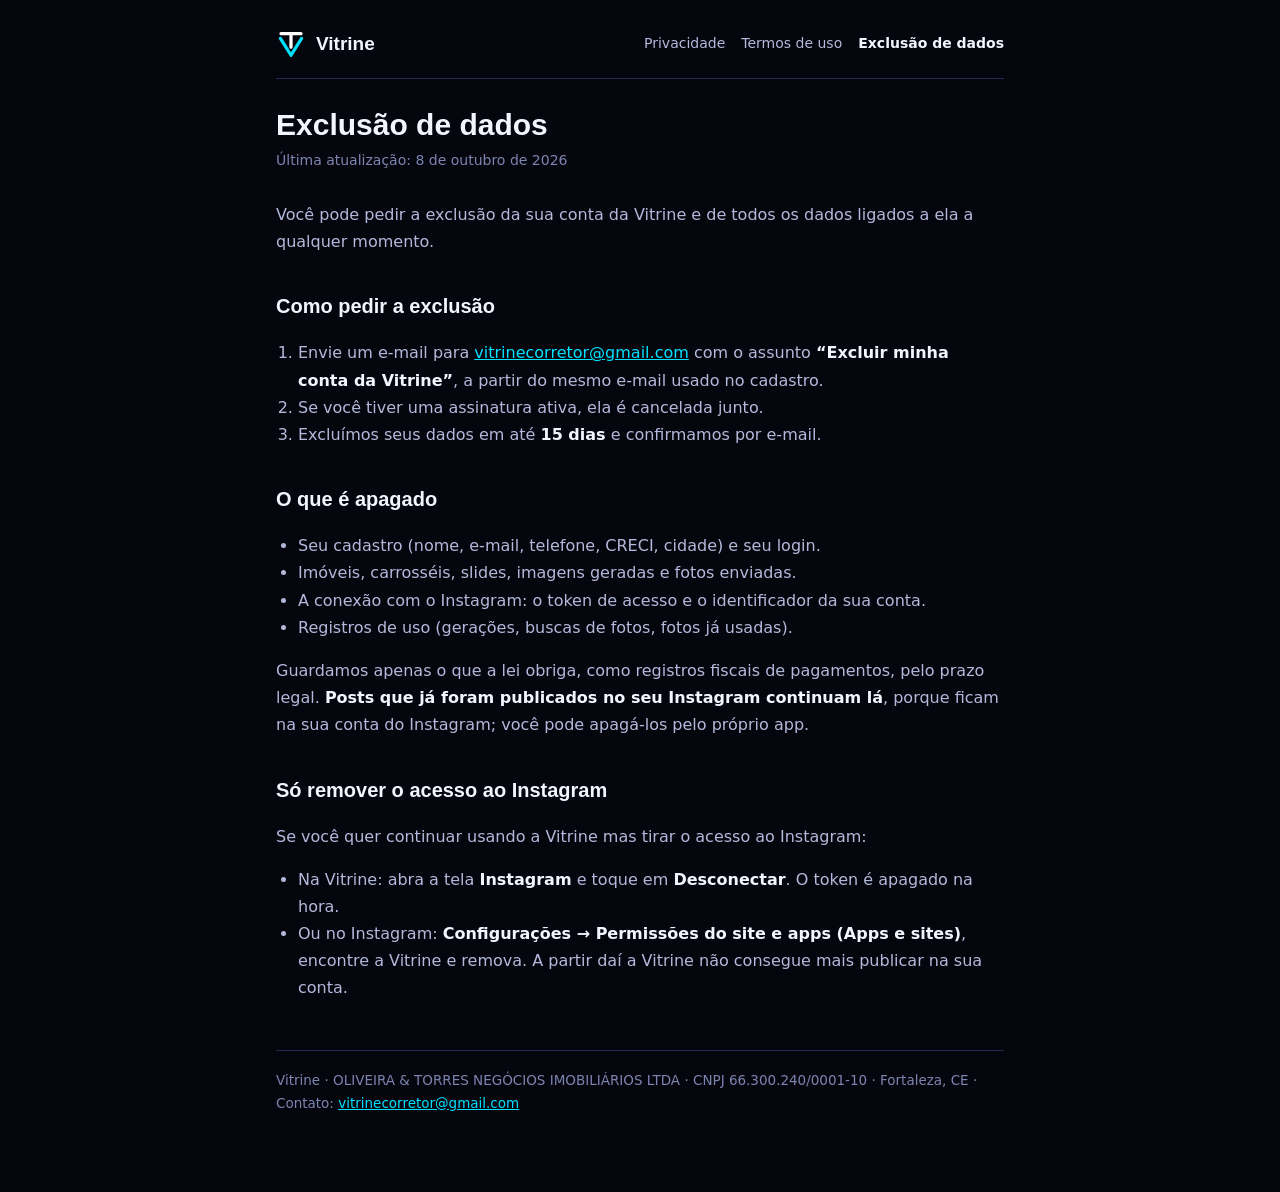
<file: exclusao-de-dados.html>
<!doctype html>
<html lang="pt-BR">
<head>
<meta charset="utf-8">
<meta http-equiv="Content-Security-Policy" content="default-src 'none'; style-src 'self' https://fonts.googleapis.com; font-src https://fonts.gstatic.com; img-src 'self' data:; base-uri 'none'; form-action 'none'; object-src 'none'">
<meta name="viewport" content="width=device-width, initial-scale=1">
<meta name="referrer" content="strict-origin-when-cross-origin">
<title>Exclusão de dados · Vitrine</title>
<link rel="stylesheet" href="https://fonts.googleapis.com/css2?family=Space+Grotesk:wght@600;700&family=Manrope:wght@400;600;700&display=swap">
<link rel="icon" href="data:image/svg+xml,%3Csvg xmlns='http://www.w3.org/2000/svg' viewBox='0 0 48 48'%3E%3Crect width='48' height='48' rx='11' fill='%230E1022'/%3E%3Cg transform='translate(6 6) scale(.75)'%3E%3Cpath d='M7 15 L24 42 L41 15' stroke='%2300E0FF' stroke-width='6' stroke-linecap='round' stroke-linejoin='round' fill='none'/%3E%3Cpath d='M8 7.5 H40 M24 7.5 V29' stroke='%23fff' stroke-width='6' stroke-linecap='round'/%3E%3C/g%3E%3C/svg%3E">
<link rel="stylesheet" href="legal.css">
</head>
<body>
<div class="wrap">
<header class="top">
<a class="brand" href="./"><svg viewBox="0 0 48 48" fill="none" aria-hidden="true"><path d="M7 15 L24 42 L41 15" stroke="#00E0FF" stroke-width="5.2" stroke-linecap="round" stroke-linejoin="round"/><path d="M8 7.5 H40 M24 7.5 V29" stroke="#fff" stroke-width="5.2" stroke-linecap="round"/></svg>Vitrine</a>
<nav><a href="privacidade.html">Privacidade</a><a href="termos.html">Termos de uso</a><a href="exclusao-de-dados.html" aria-current="page">Exclusão de dados</a></nav>
</header>
<main>
<h1>Exclusão de dados</h1>
<p class="upd">Última atualização: 8 de outubro de 2026</p>

<p>Você pode pedir a exclusão da sua conta da Vitrine e de todos os dados ligados a ela a qualquer momento.</p>

<h2>Como pedir a exclusão</h2>
<ol>
<li>Envie um e-mail para <a href="mailto:vitrinecorretor@gmail.com?subject=Excluir%20minha%20conta%20da%20Vitrine">vitrinecorretor@gmail.com</a> com o assunto <strong>“Excluir minha conta da Vitrine”</strong>, a partir do mesmo e-mail usado no cadastro.</li>
<li>Se você tiver uma assinatura ativa, ela é cancelada junto.</li>
<li>Excluímos seus dados em até <strong>15 dias</strong> e confirmamos por e-mail.</li>
</ol>

<h2>O que é apagado</h2>
<ul>
<li>Seu cadastro (nome, e-mail, telefone, CRECI, cidade) e seu login.</li>
<li>Imóveis, carrosséis, slides, imagens geradas e fotos enviadas.</li>
<li>A conexão com o Instagram: o token de acesso e o identificador da sua conta.</li>
<li>Registros de uso (gerações, buscas de fotos, fotos já usadas).</li>
</ul>
<p>Guardamos apenas o que a lei obriga, como registros fiscais de pagamentos, pelo prazo legal. <strong>Posts que já foram publicados no seu Instagram continuam lá</strong>, porque ficam na sua conta do Instagram; você pode apagá-los pelo próprio app.</p>

<h2>Só remover o acesso ao Instagram</h2>
<p>Se você quer continuar usando a Vitrine mas tirar o acesso ao Instagram:</p>
<ul>
<li>Na Vitrine: abra a tela <strong>Instagram</strong> e toque em <strong>Desconectar</strong>. O token é apagado na hora.</li>
<li>Ou no Instagram: <strong>Configurações → Permissões do site e apps (Apps e sites)</strong>, encontre a Vitrine e remova. A partir daí a Vitrine não consegue mais publicar na sua conta.</li>
</ul>
</main>
<p class="foot">Vitrine · OLIVEIRA &amp; TORRES NEGÓCIOS IMOBILIÁRIOS LTDA · CNPJ 66.300.240/0001-10 · Fortaleza, CE · Contato: <a href="mailto:vitrinecorretor@gmail.com">vitrinecorretor@gmail.com</a></p>
</div>
</body>
</html>
</file>
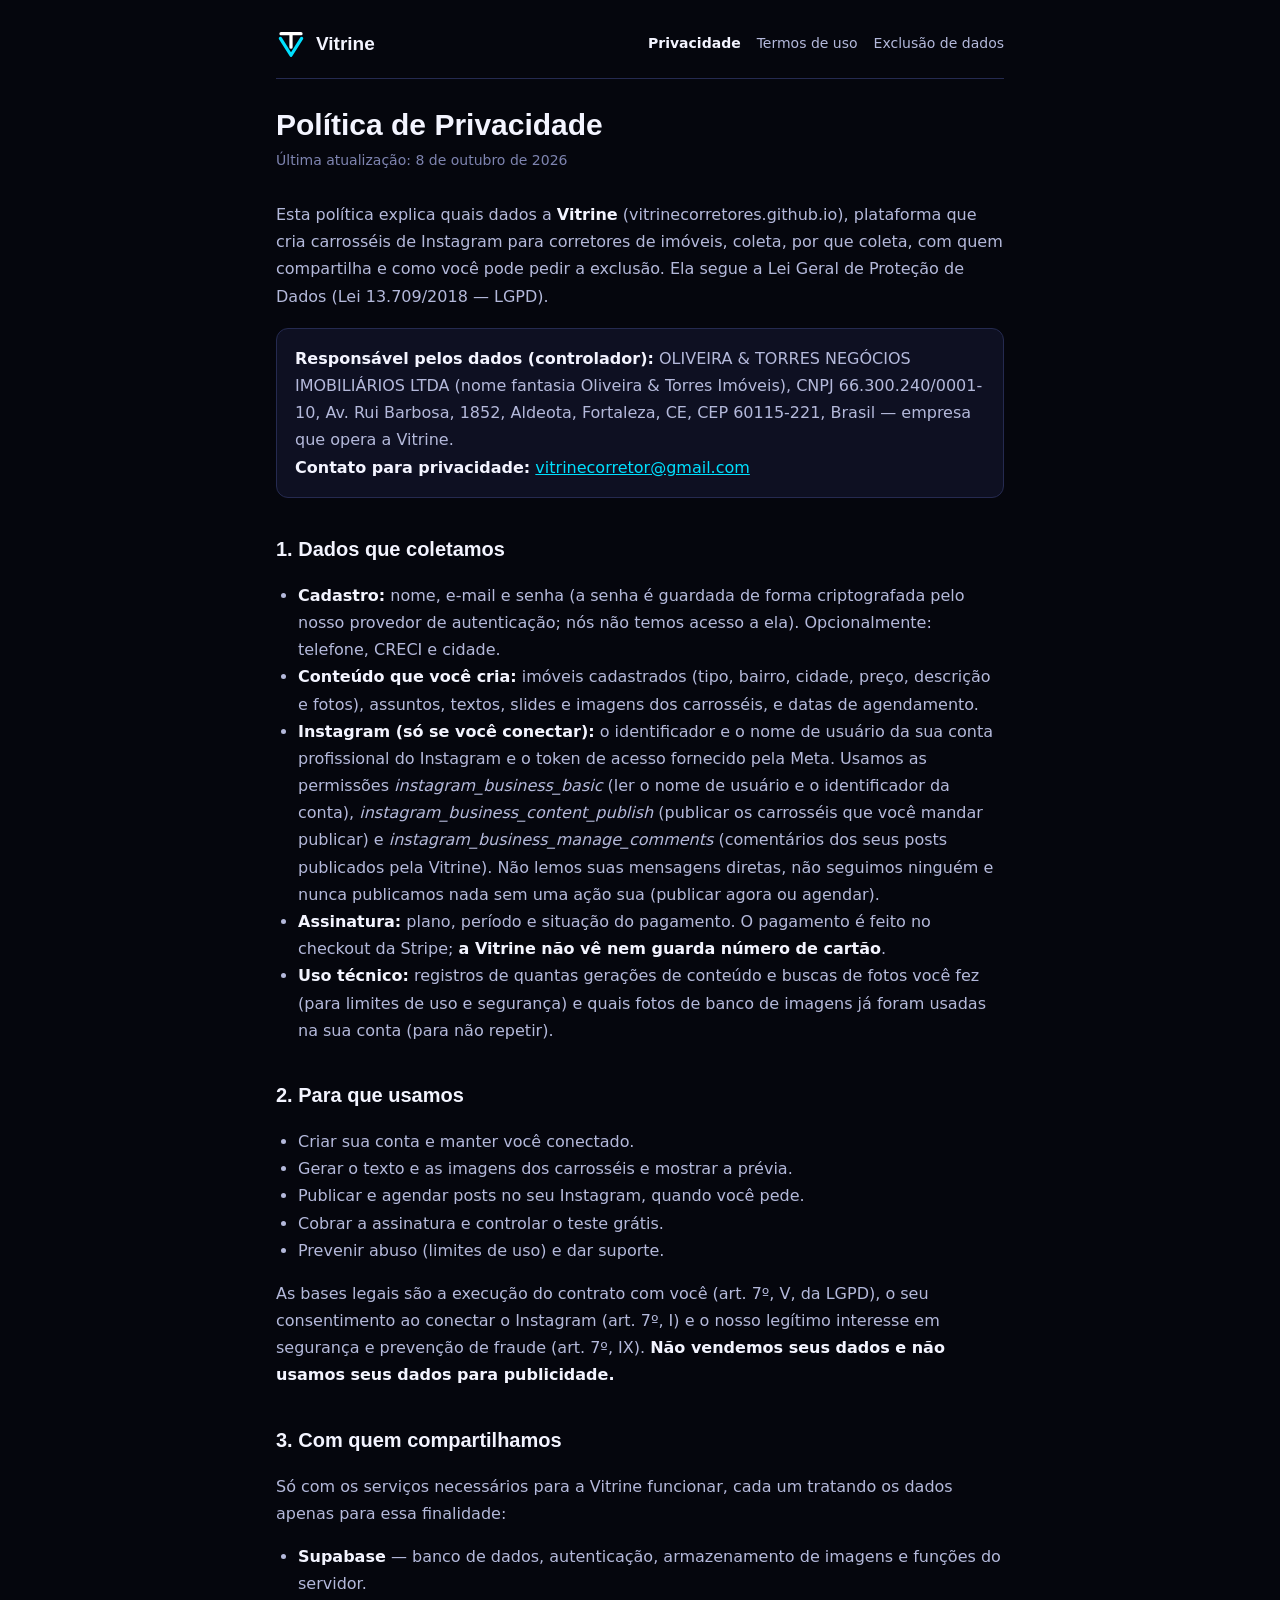
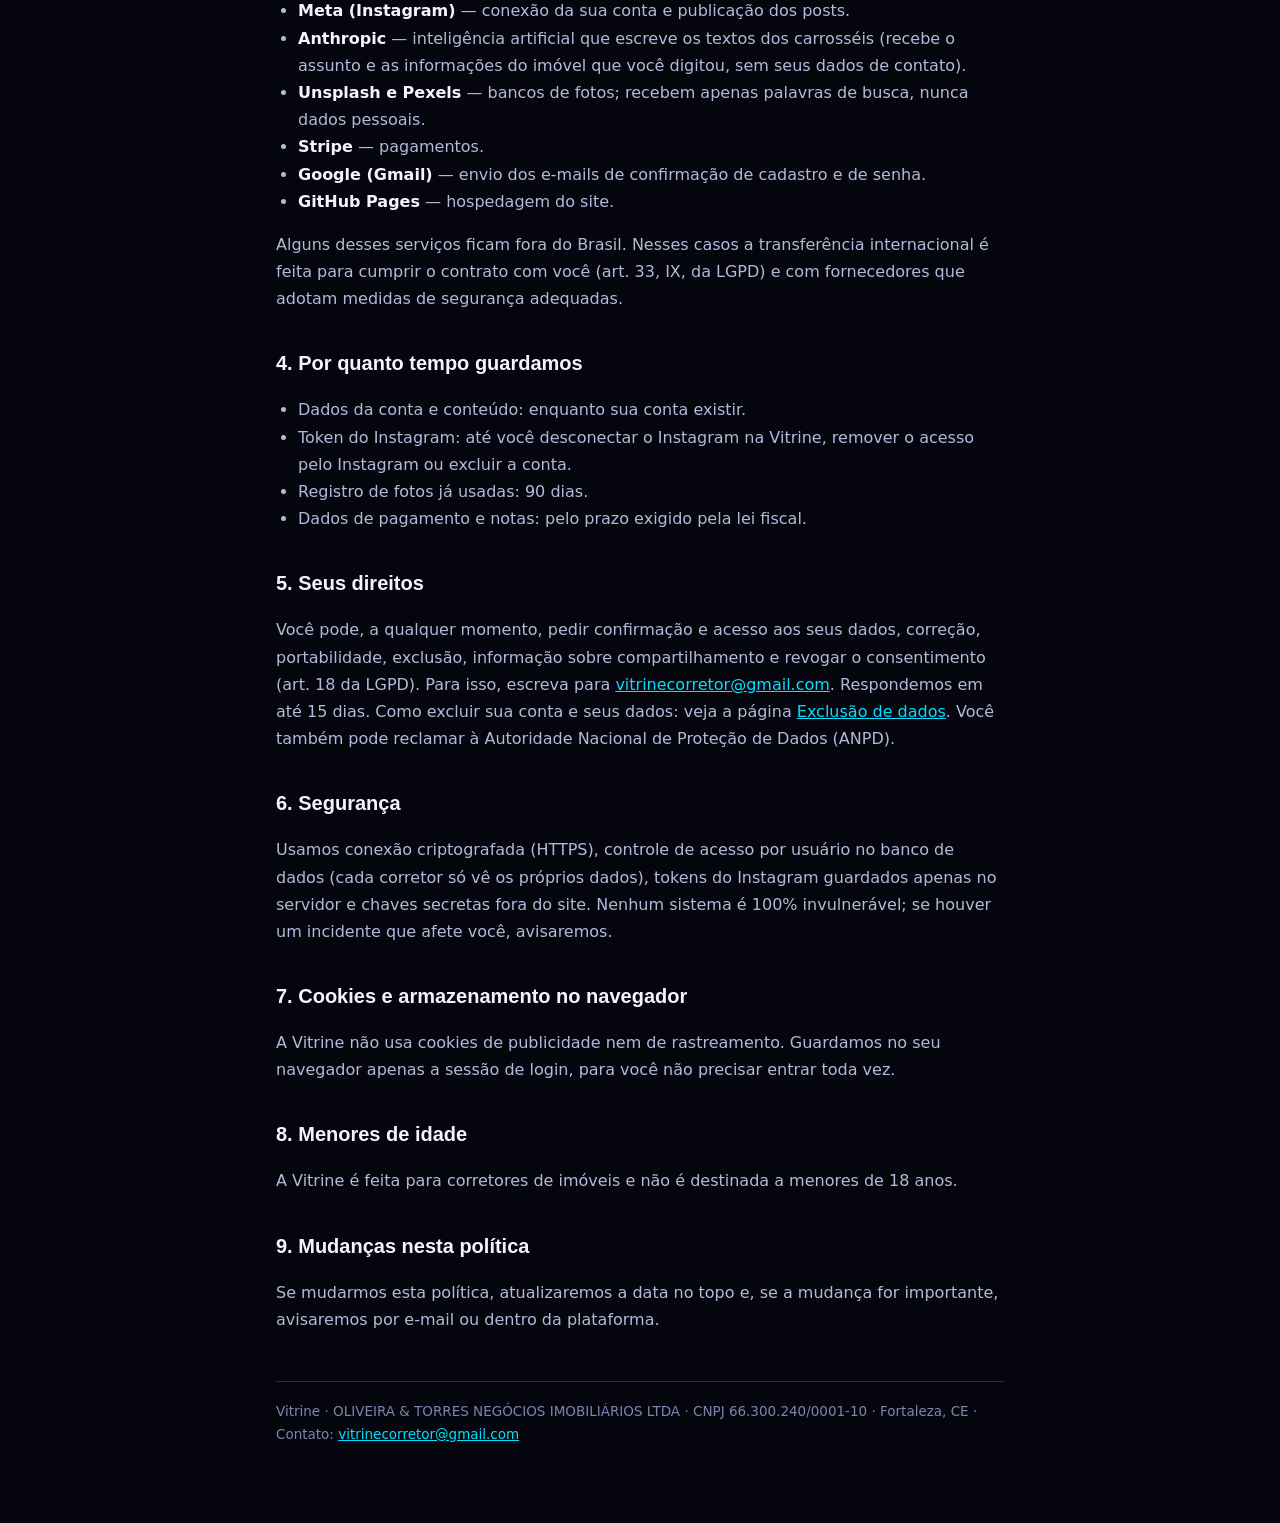
<file: privacidade.html>
<!doctype html>
<html lang="pt-BR">
<head>
<meta charset="utf-8">
<meta http-equiv="Content-Security-Policy" content="default-src 'none'; style-src 'self' https://fonts.googleapis.com; font-src https://fonts.gstatic.com; img-src 'self' data:; base-uri 'none'; form-action 'none'; object-src 'none'">
<meta name="viewport" content="width=device-width, initial-scale=1">
<meta name="referrer" content="strict-origin-when-cross-origin">
<title>Política de Privacidade · Vitrine</title>
<link rel="stylesheet" href="https://fonts.googleapis.com/css2?family=Space+Grotesk:wght@600;700&family=Manrope:wght@400;600;700&display=swap">
<link rel="icon" href="data:image/svg+xml,%3Csvg xmlns='http://www.w3.org/2000/svg' viewBox='0 0 48 48'%3E%3Crect width='48' height='48' rx='11' fill='%230E1022'/%3E%3Cg transform='translate(6 6) scale(.75)'%3E%3Cpath d='M7 15 L24 42 L41 15' stroke='%2300E0FF' stroke-width='6' stroke-linecap='round' stroke-linejoin='round' fill='none'/%3E%3Cpath d='M8 7.5 H40 M24 7.5 V29' stroke='%23fff' stroke-width='6' stroke-linecap='round'/%3E%3C/g%3E%3C/svg%3E">
<link rel="stylesheet" href="legal.css">
</head>
<body>
<div class="wrap">
<header class="top">
<a class="brand" href="./"><svg viewBox="0 0 48 48" fill="none" aria-hidden="true"><path d="M7 15 L24 42 L41 15" stroke="#00E0FF" stroke-width="5.2" stroke-linecap="round" stroke-linejoin="round"/><path d="M8 7.5 H40 M24 7.5 V29" stroke="#fff" stroke-width="5.2" stroke-linecap="round"/></svg>Vitrine</a>
<nav><a href="privacidade.html" aria-current="page">Privacidade</a><a href="termos.html">Termos de uso</a><a href="exclusao-de-dados.html">Exclusão de dados</a></nav>
</header>
<main>
<h1>Política de Privacidade</h1>
<p class="upd">Última atualização: 8 de outubro de 2026</p>

<p>Esta política explica quais dados a <strong>Vitrine</strong> (vitrinecorretores.github.io), plataforma que cria carrosséis de Instagram para corretores de imóveis, coleta, por que coleta, com quem compartilha e como você pode pedir a exclusão. Ela segue a Lei Geral de Proteção de Dados (Lei 13.709/2018 — LGPD).</p>

<div class="box"><p class="m0"><strong>Responsável pelos dados (controlador):</strong> OLIVEIRA &amp; TORRES NEGÓCIOS IMOBILIÁRIOS LTDA (nome fantasia Oliveira &amp; Torres Imóveis), CNPJ 66.300.240/0001-10, Av. Rui Barbosa, 1852, Aldeota, Fortaleza, CE, CEP 60115-221, Brasil — empresa que opera a Vitrine.<br><strong>Contato para privacidade:</strong> <a href="mailto:vitrinecorretor@gmail.com">vitrinecorretor@gmail.com</a></p></div>

<h2>1. Dados que coletamos</h2>
<ul>
<li><strong>Cadastro:</strong> nome, e-mail e senha (a senha é guardada de forma criptografada pelo nosso provedor de autenticação; nós não temos acesso a ela). Opcionalmente: telefone, CRECI e cidade.</li>
<li><strong>Conteúdo que você cria:</strong> imóveis cadastrados (tipo, bairro, cidade, preço, descrição e fotos), assuntos, textos, slides e imagens dos carrosséis, e datas de agendamento.</li>
<li><strong>Instagram (só se você conectar):</strong> o identificador e o nome de usuário da sua conta profissional do Instagram e o token de acesso fornecido pela Meta. Usamos as permissões <em>instagram_business_basic</em> (ler o nome de usuário e o identificador da conta), <em>instagram_business_content_publish</em> (publicar os carrosséis que você mandar publicar) e <em>instagram_business_manage_comments</em> (comentários dos seus posts publicados pela Vitrine). Não lemos suas mensagens diretas, não seguimos ninguém e nunca publicamos nada sem uma ação sua (publicar agora ou agendar).</li>
<li><strong>Assinatura:</strong> plano, período e situação do pagamento. O pagamento é feito no checkout da Stripe; <strong>a Vitrine não vê nem guarda número de cartão</strong>.</li>
<li><strong>Uso técnico:</strong> registros de quantas gerações de conteúdo e buscas de fotos você fez (para limites de uso e segurança) e quais fotos de banco de imagens já foram usadas na sua conta (para não repetir).</li>
</ul>

<h2>2. Para que usamos</h2>
<ul>
<li>Criar sua conta e manter você conectado.</li>
<li>Gerar o texto e as imagens dos carrosséis e mostrar a prévia.</li>
<li>Publicar e agendar posts no seu Instagram, quando você pede.</li>
<li>Cobrar a assinatura e controlar o teste grátis.</li>
<li>Prevenir abuso (limites de uso) e dar suporte.</li>
</ul>
<p>As bases legais são a execução do contrato com você (art. 7º, V, da LGPD), o seu consentimento ao conectar o Instagram (art. 7º, I) e o nosso legítimo interesse em segurança e prevenção de fraude (art. 7º, IX). <strong>Não vendemos seus dados e não usamos seus dados para publicidade.</strong></p>

<h2>3. Com quem compartilhamos</h2>
<p>Só com os serviços necessários para a Vitrine funcionar, cada um tratando os dados apenas para essa finalidade:</p>
<ul>
<li><strong>Supabase</strong> — banco de dados, autenticação, armazenamento de imagens e funções do servidor.</li>
<li><strong>Meta (Instagram)</strong> — conexão da sua conta e publicação dos posts.</li>
<li><strong>Anthropic</strong> — inteligência artificial que escreve os textos dos carrosséis (recebe o assunto e as informações do imóvel que você digitou, sem seus dados de contato).</li>
<li><strong>Unsplash e Pexels</strong> — bancos de fotos; recebem apenas palavras de busca, nunca dados pessoais.</li>
<li><strong>Stripe</strong> — pagamentos.</li>
<li><strong>Google (Gmail)</strong> — envio dos e-mails de confirmação de cadastro e de senha.</li>
<li><strong>GitHub Pages</strong> — hospedagem do site.</li>
</ul>
<p>Alguns desses serviços ficam fora do Brasil. Nesses casos a transferência internacional é feita para cumprir o contrato com você (art. 33, IX, da LGPD) e com fornecedores que adotam medidas de segurança adequadas.</p>

<h2>4. Por quanto tempo guardamos</h2>
<ul>
<li>Dados da conta e conteúdo: enquanto sua conta existir.</li>
<li>Token do Instagram: até você desconectar o Instagram na Vitrine, remover o acesso pelo Instagram ou excluir a conta.</li>
<li>Registro de fotos já usadas: 90 dias.</li>
<li>Dados de pagamento e notas: pelo prazo exigido pela lei fiscal.</li>
</ul>

<h2>5. Seus direitos</h2>
<p>Você pode, a qualquer momento, pedir confirmação e acesso aos seus dados, correção, portabilidade, exclusão, informação sobre compartilhamento e revogar o consentimento (art. 18 da LGPD). Para isso, escreva para <a href="mailto:vitrinecorretor@gmail.com">vitrinecorretor@gmail.com</a>. Respondemos em até 15 dias. Como excluir sua conta e seus dados: veja a página <a href="exclusao-de-dados.html">Exclusão de dados</a>. Você também pode reclamar à Autoridade Nacional de Proteção de Dados (ANPD).</p>

<h2>6. Segurança</h2>
<p>Usamos conexão criptografada (HTTPS), controle de acesso por usuário no banco de dados (cada corretor só vê os próprios dados), tokens do Instagram guardados apenas no servidor e chaves secretas fora do site. Nenhum sistema é 100% invulnerável; se houver um incidente que afete você, avisaremos.</p>

<h2>7. Cookies e armazenamento no navegador</h2>
<p>A Vitrine não usa cookies de publicidade nem de rastreamento. Guardamos no seu navegador apenas a sessão de login, para você não precisar entrar toda vez.</p>

<h2>8. Menores de idade</h2>
<p>A Vitrine é feita para corretores de imóveis e não é destinada a menores de 18 anos.</p>

<h2>9. Mudanças nesta política</h2>
<p>Se mudarmos esta política, atualizaremos a data no topo e, se a mudança for importante, avisaremos por e-mail ou dentro da plataforma.</p>
</main>
<p class="foot">Vitrine · OLIVEIRA &amp; TORRES NEGÓCIOS IMOBILIÁRIOS LTDA · CNPJ 66.300.240/0001-10 · Fortaleza, CE · Contato: <a href="mailto:vitrinecorretor@gmail.com">vitrinecorretor@gmail.com</a></p>
</div>
</body>
</html>
</file>
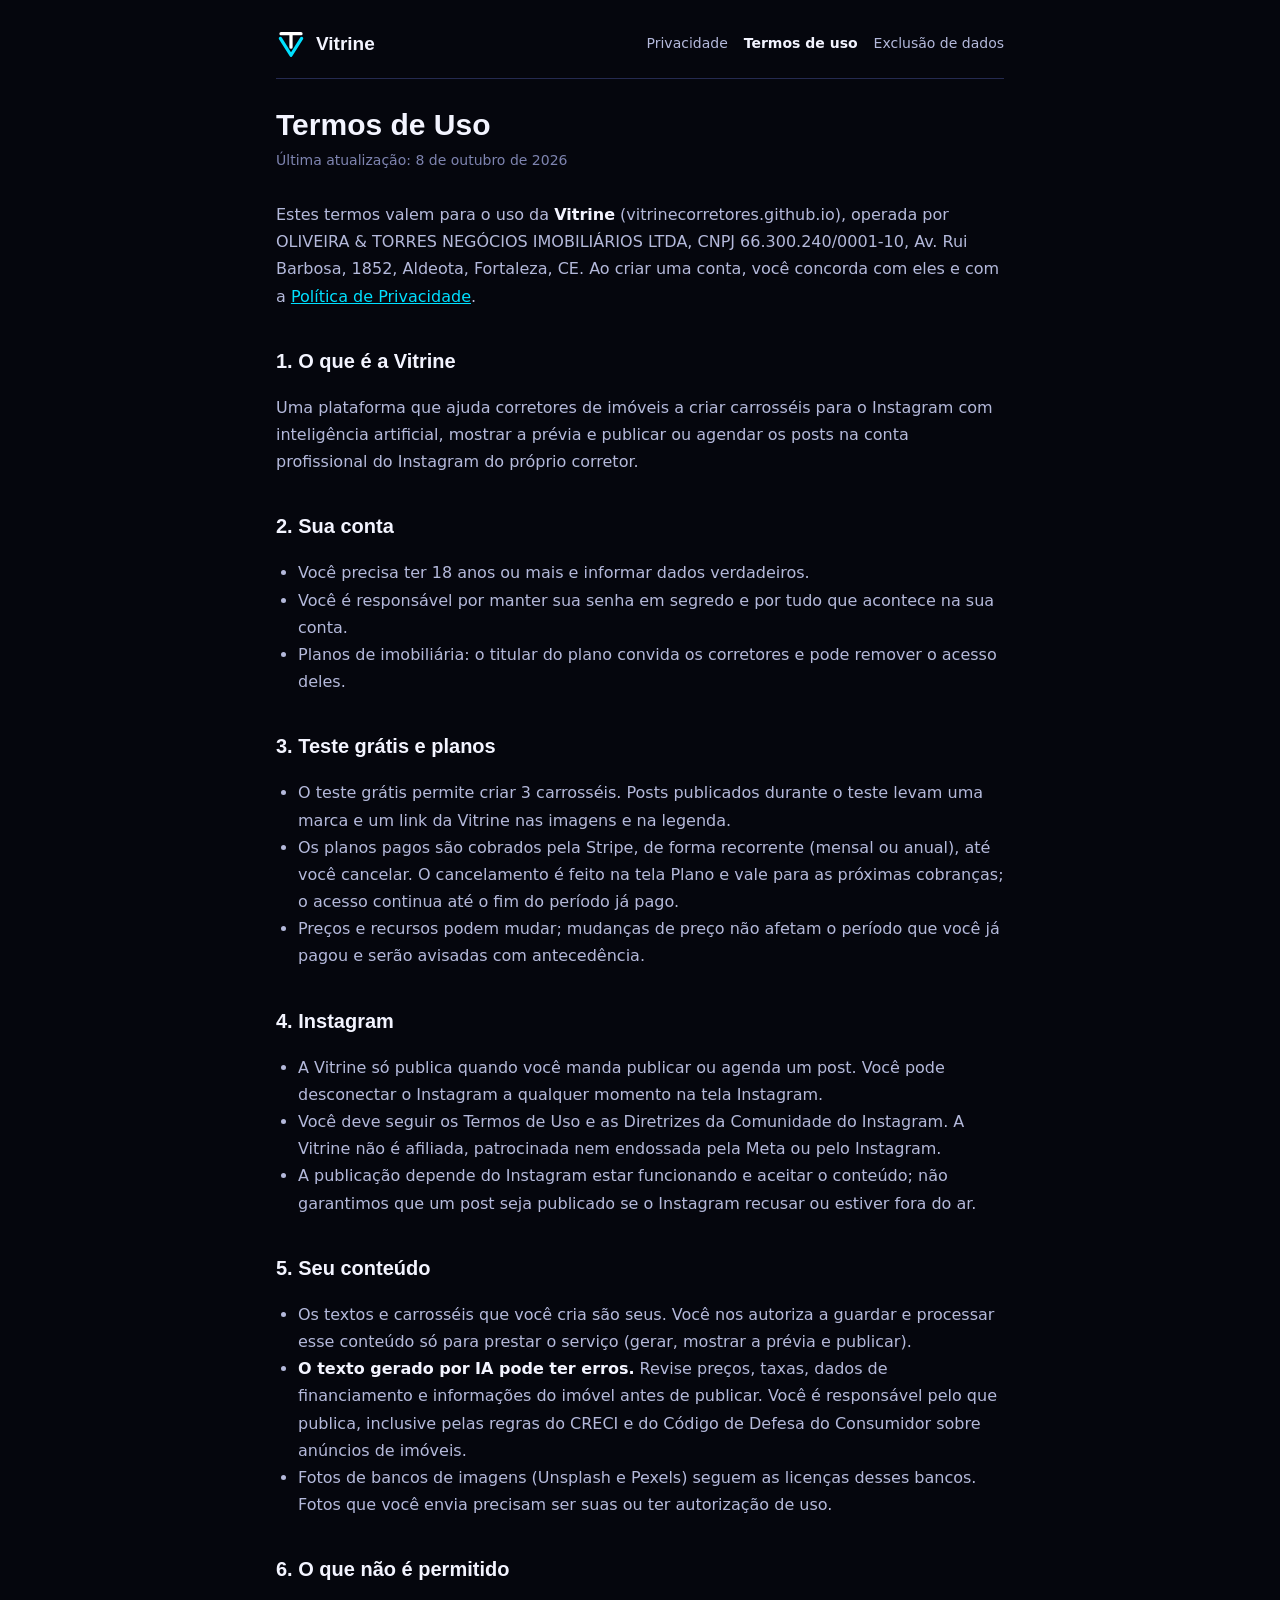
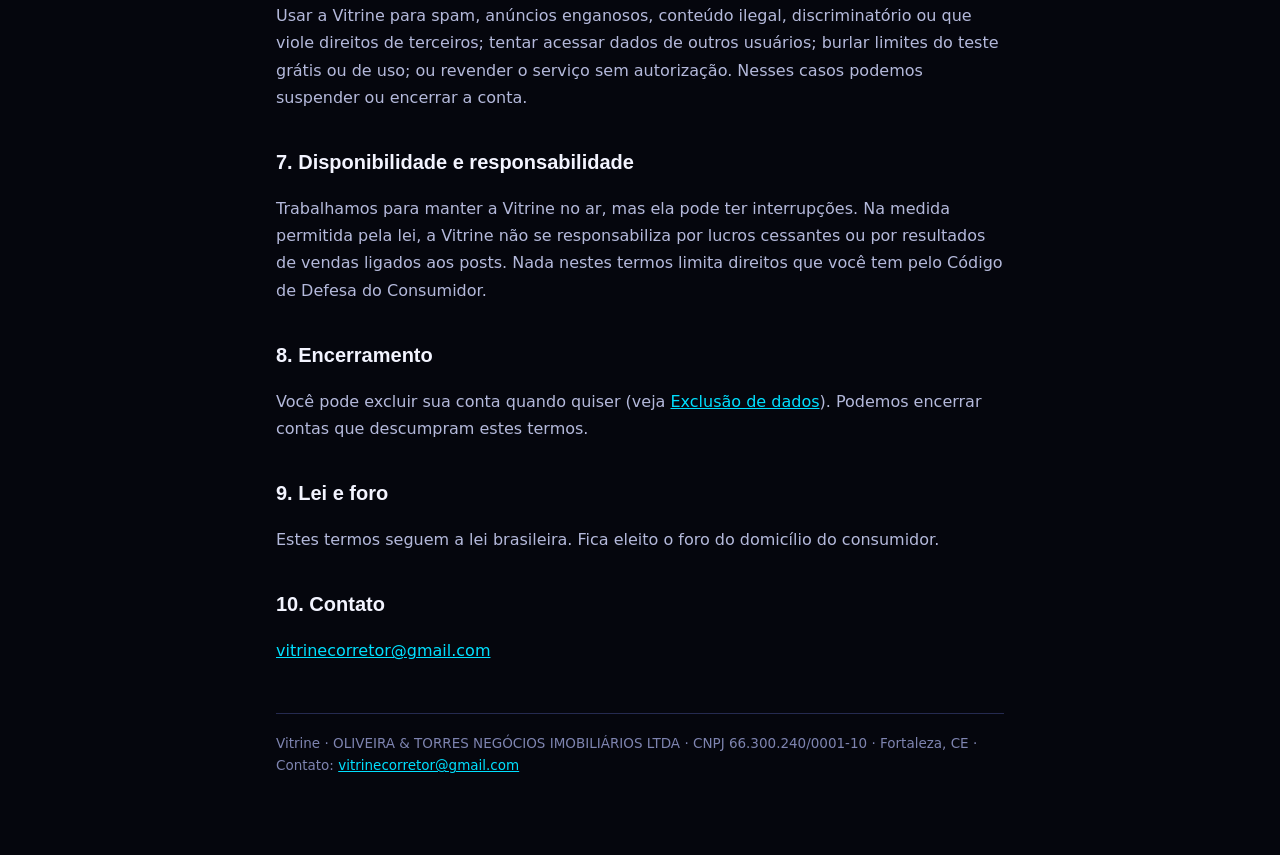
<file: termos.html>
<!doctype html>
<html lang="pt-BR">
<head>
<meta charset="utf-8">
<meta http-equiv="Content-Security-Policy" content="default-src 'none'; style-src 'self' https://fonts.googleapis.com; font-src https://fonts.gstatic.com; img-src 'self' data:; base-uri 'none'; form-action 'none'; object-src 'none'">
<meta name="viewport" content="width=device-width, initial-scale=1">
<meta name="referrer" content="strict-origin-when-cross-origin">
<title>Termos de Uso · Vitrine</title>
<link rel="stylesheet" href="https://fonts.googleapis.com/css2?family=Space+Grotesk:wght@600;700&family=Manrope:wght@400;600;700&display=swap">
<link rel="icon" href="data:image/svg+xml,%3Csvg xmlns='http://www.w3.org/2000/svg' viewBox='0 0 48 48'%3E%3Crect width='48' height='48' rx='11' fill='%230E1022'/%3E%3Cg transform='translate(6 6) scale(.75)'%3E%3Cpath d='M7 15 L24 42 L41 15' stroke='%2300E0FF' stroke-width='6' stroke-linecap='round' stroke-linejoin='round' fill='none'/%3E%3Cpath d='M8 7.5 H40 M24 7.5 V29' stroke='%23fff' stroke-width='6' stroke-linecap='round'/%3E%3C/g%3E%3C/svg%3E">
<link rel="stylesheet" href="legal.css">
</head>
<body>
<div class="wrap">
<header class="top">
<a class="brand" href="./"><svg viewBox="0 0 48 48" fill="none" aria-hidden="true"><path d="M7 15 L24 42 L41 15" stroke="#00E0FF" stroke-width="5.2" stroke-linecap="round" stroke-linejoin="round"/><path d="M8 7.5 H40 M24 7.5 V29" stroke="#fff" stroke-width="5.2" stroke-linecap="round"/></svg>Vitrine</a>
<nav><a href="privacidade.html">Privacidade</a><a href="termos.html" aria-current="page">Termos de uso</a><a href="exclusao-de-dados.html">Exclusão de dados</a></nav>
</header>
<main>
<h1>Termos de Uso</h1>
<p class="upd">Última atualização: 8 de outubro de 2026</p>

<p>Estes termos valem para o uso da <strong>Vitrine</strong> (vitrinecorretores.github.io), operada por OLIVEIRA &amp; TORRES NEGÓCIOS IMOBILIÁRIOS LTDA, CNPJ 66.300.240/0001-10, Av. Rui Barbosa, 1852, Aldeota, Fortaleza, CE. Ao criar uma conta, você concorda com eles e com a <a href="privacidade.html">Política de Privacidade</a>.</p>

<h2>1. O que é a Vitrine</h2>
<p>Uma plataforma que ajuda corretores de imóveis a criar carrosséis para o Instagram com inteligência artificial, mostrar a prévia e publicar ou agendar os posts na conta profissional do Instagram do próprio corretor.</p>

<h2>2. Sua conta</h2>
<ul>
<li>Você precisa ter 18 anos ou mais e informar dados verdadeiros.</li>
<li>Você é responsável por manter sua senha em segredo e por tudo que acontece na sua conta.</li>
<li>Planos de imobiliária: o titular do plano convida os corretores e pode remover o acesso deles.</li>
</ul>

<h2>3. Teste grátis e planos</h2>
<ul>
<li>O teste grátis permite criar 3 carrosséis. Posts publicados durante o teste levam uma marca e um link da Vitrine nas imagens e na legenda.</li>
<li>Os planos pagos são cobrados pela Stripe, de forma recorrente (mensal ou anual), até você cancelar. O cancelamento é feito na tela Plano e vale para as próximas cobranças; o acesso continua até o fim do período já pago.</li>
<li>Preços e recursos podem mudar; mudanças de preço não afetam o período que você já pagou e serão avisadas com antecedência.</li>
</ul>

<h2>4. Instagram</h2>
<ul>
<li>A Vitrine só publica quando você manda publicar ou agenda um post. Você pode desconectar o Instagram a qualquer momento na tela Instagram.</li>
<li>Você deve seguir os Termos de Uso e as Diretrizes da Comunidade do Instagram. A Vitrine não é afiliada, patrocinada nem endossada pela Meta ou pelo Instagram.</li>
<li>A publicação depende do Instagram estar funcionando e aceitar o conteúdo; não garantimos que um post seja publicado se o Instagram recusar ou estiver fora do ar.</li>
</ul>

<h2>5. Seu conteúdo</h2>
<ul>
<li>Os textos e carrosséis que você cria são seus. Você nos autoriza a guardar e processar esse conteúdo só para prestar o serviço (gerar, mostrar a prévia e publicar).</li>
<li><strong>O texto gerado por IA pode ter erros.</strong> Revise preços, taxas, dados de financiamento e informações do imóvel antes de publicar. Você é responsável pelo que publica, inclusive pelas regras do CRECI e do Código de Defesa do Consumidor sobre anúncios de imóveis.</li>
<li>Fotos de bancos de imagens (Unsplash e Pexels) seguem as licenças desses bancos. Fotos que você envia precisam ser suas ou ter autorização de uso.</li>
</ul>

<h2>6. O que não é permitido</h2>
<p>Usar a Vitrine para spam, anúncios enganosos, conteúdo ilegal, discriminatório ou que viole direitos de terceiros; tentar acessar dados de outros usuários; burlar limites do teste grátis ou de uso; ou revender o serviço sem autorização. Nesses casos podemos suspender ou encerrar a conta.</p>

<h2>7. Disponibilidade e responsabilidade</h2>
<p>Trabalhamos para manter a Vitrine no ar, mas ela pode ter interrupções. Na medida permitida pela lei, a Vitrine não se responsabiliza por lucros cessantes ou por resultados de vendas ligados aos posts. Nada nestes termos limita direitos que você tem pelo Código de Defesa do Consumidor.</p>

<h2>8. Encerramento</h2>
<p>Você pode excluir sua conta quando quiser (veja <a href="exclusao-de-dados.html">Exclusão de dados</a>). Podemos encerrar contas que descumpram estes termos.</p>

<h2>9. Lei e foro</h2>
<p>Estes termos seguem a lei brasileira. Fica eleito o foro do domicílio do consumidor.</p>

<h2>10. Contato</h2>
<p><a href="mailto:vitrinecorretor@gmail.com">vitrinecorretor@gmail.com</a></p>
</main>
<p class="foot">Vitrine · OLIVEIRA &amp; TORRES NEGÓCIOS IMOBILIÁRIOS LTDA · CNPJ 66.300.240/0001-10 · Fortaleza, CE · Contato: <a href="mailto:vitrinecorretor@gmail.com">vitrinecorretor@gmail.com</a></p>
</div>
</body>
</html>
</file>
<file: legal.css>
:root{
  --bg:#05060D; --surface:#0E1022; --border:#252A50;
  --ink:#F3F4FF; --ink-muted:#B4B9DB; --ink-faint:#7E84B0;
  --accent:#8B5CFF; --accent2:#00E0FF;
}
*{box-sizing:border-box;}
html,body{margin:0; background:var(--bg); color:var(--ink); font-family:"Manrope",system-ui,-apple-system,"Segoe UI",sans-serif; font-size:16px; line-height:1.7;}
a{color:var(--accent2);}
.wrap{max-width:760px; margin:0 auto; padding:28px 16px 64px;}
.top{display:flex; align-items:center; justify-content:space-between; gap:12px; flex-wrap:wrap; padding-bottom:18px; border-bottom:1px solid var(--border); margin-bottom:28px;}
.brand{display:flex; align-items:center; gap:10px; color:var(--ink); text-decoration:none; font-family:"Space Grotesk",sans-serif; font-weight:700; font-size:19px;}
.brand svg{width:30px; height:30px;}
.top nav{display:flex; gap:16px; flex-wrap:wrap; font-size:14px;}
.top nav a{color:var(--ink-muted); text-decoration:none;}
.top nav a[aria-current="page"]{color:var(--ink); font-weight:700;}
h1{font-family:"Space Grotesk",sans-serif; font-size:30px; line-height:1.2; margin:0 0 6px;}
.upd{color:var(--ink-faint); font-size:14px; margin:0 0 28px;}
h2{font-family:"Space Grotesk",sans-serif; font-size:20px; margin:34px 0 8px;}
p,li{color:var(--ink-muted);}
strong{color:var(--ink);}
ul,ol{padding-left:22px;}
.box{background:var(--surface); border:1px solid var(--border); border-radius:12px; padding:16px 18px; margin:18px 0;}
.foot{margin-top:48px; padding-top:18px; border-top:1px solid var(--border); color:var(--ink-faint); font-size:13.5px;}
@media (max-width:560px){ h1{font-size:25px;} }
.m0{margin:0;}
</file>
